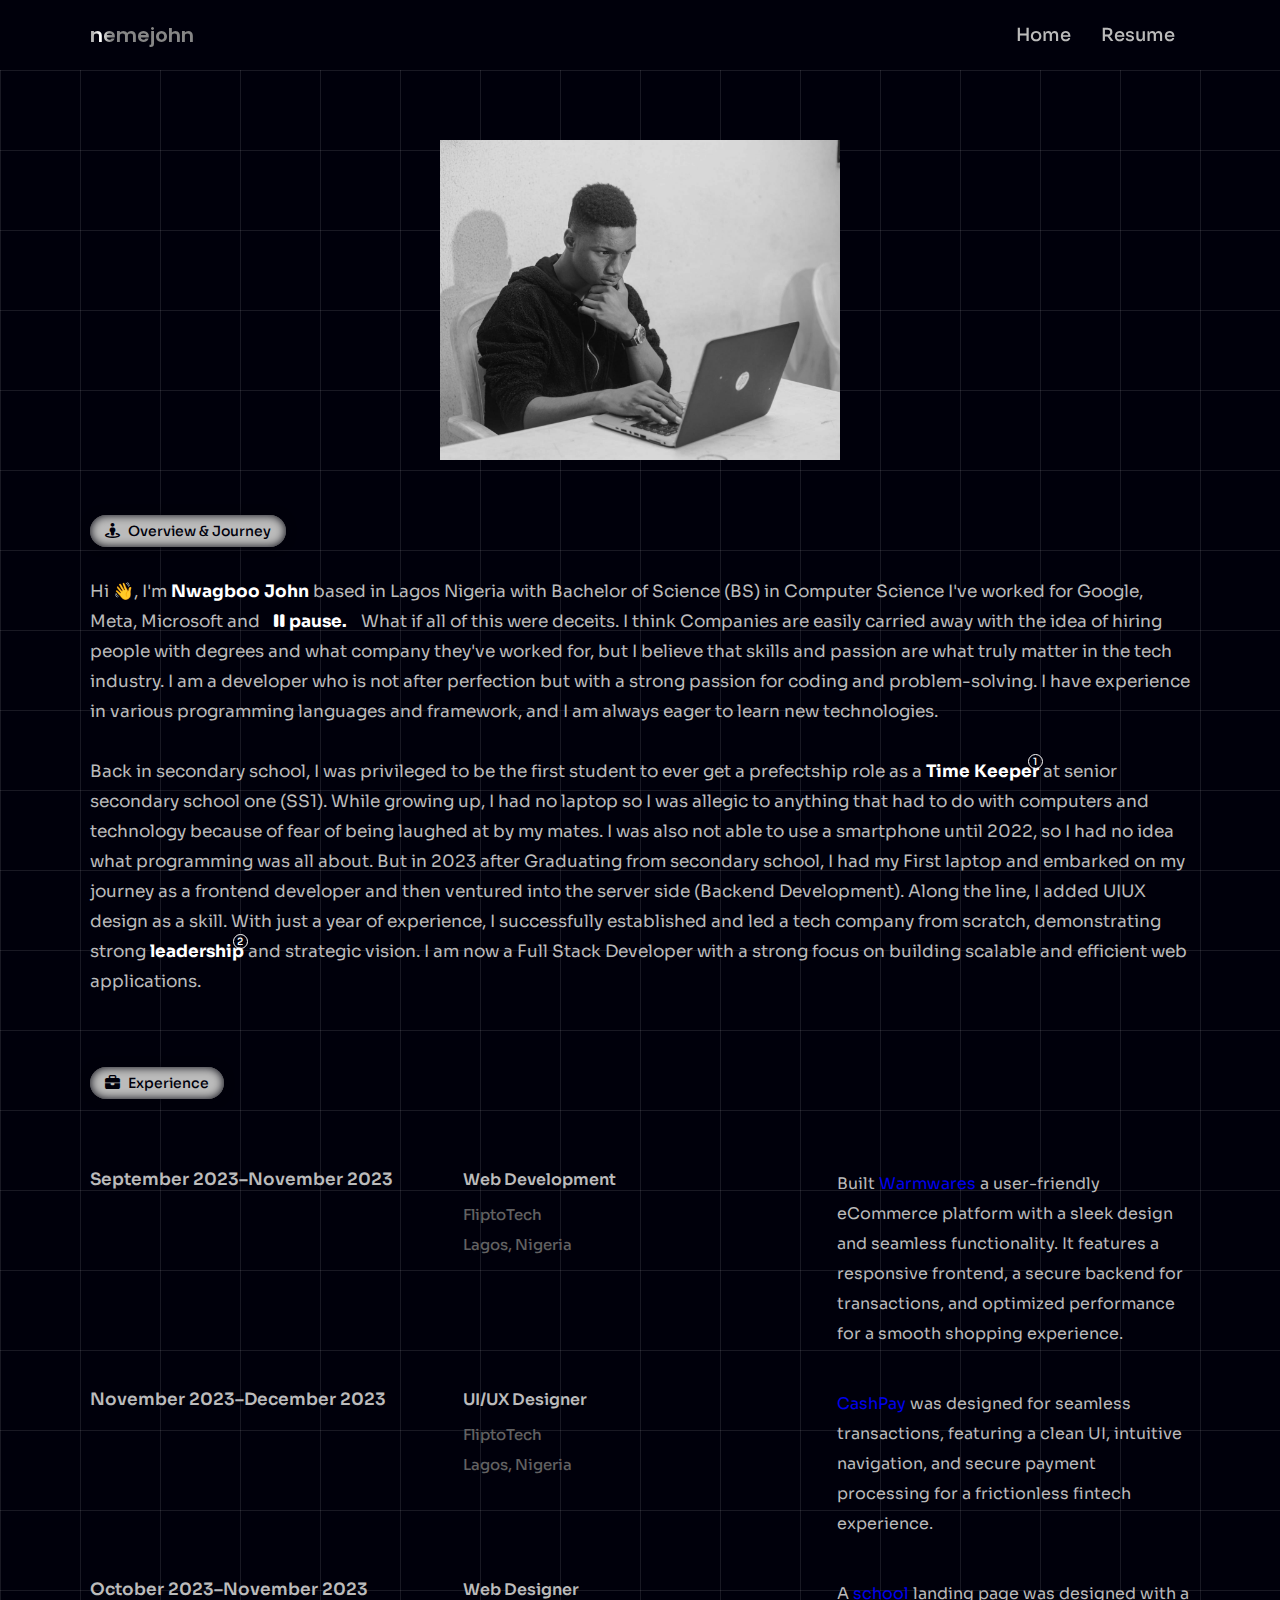
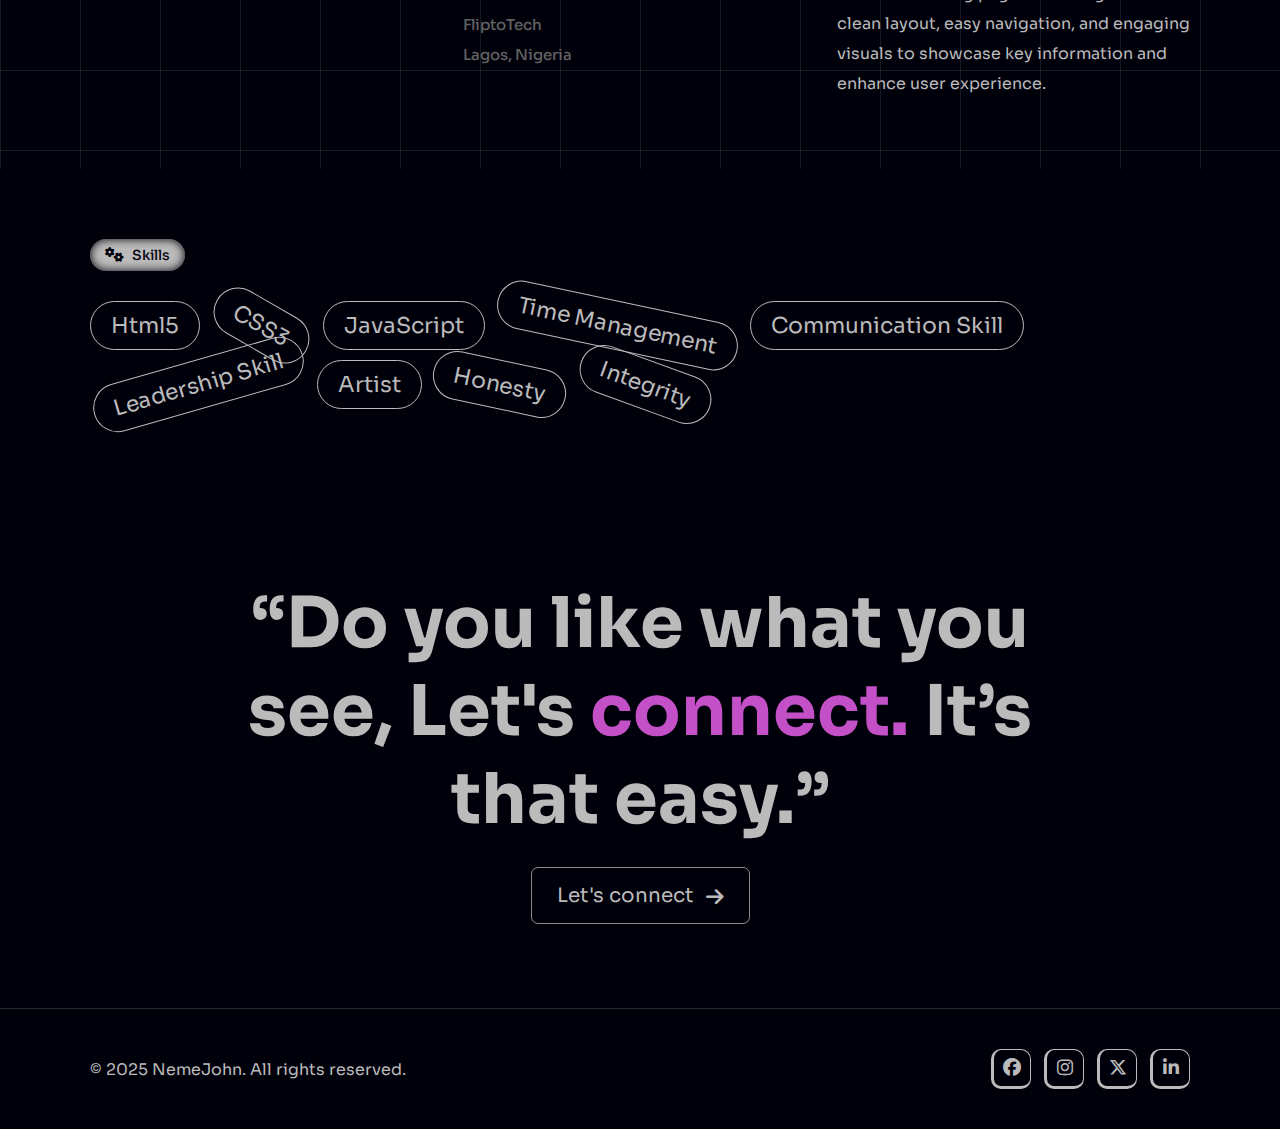
<file: about.html>
<!DOCTYPE html>
<html lang="en">
<head>
  <title>About me</title>
  <meta charset="UTF-8">
  <meta name="author" content="NemeJohn">
  <meta name="viewport" content="width=device-width, initial-scale=1.0">
  <link href='https://unpkg.com/boxicons@2.1.4/css/boxicons.min.css' rel='stylesheet'>
  <link rel="stylesheet" href="about.css">
  <link rel="shortcut icon" href="images/2025favicon.png" type="image/x-icon">
  <link rel="stylesheet" href="https://cdnjs.cloudflare.com/ajax/libs/font-awesome/6.5.1/css/all.min.css"/>
  <link rel="preconnect" href="https://fonts.googleapis.com">
  <link rel="preconnect" href="https://fonts.gstatic.com" crossorigin>
  <link href="https://fonts.googleapis.com/css2?family=Sora:wght@100..800&display=swap" rel="stylesheet">
  <link href="https://fonts.googleapis.com/css2?family=Poppins:ital,wght@0,100;0,200;0,300;0,400;0,500;0,600;0,700;0,800;0,900;1,100;1,200;1,300;1,400;1,500;1,600;1,700;1,800;1,900&display=swap" rel="stylesheet">
</head>
<body>
    <!-- scroll-watcher section -->
    <div class="scroll-watcher"></div>
    
    <!-- bottom-navbar section -->
    <div class="bottom-navbar scale-in-center">
        <a href="index.html">
        <div class="bottom-icon">
            <i class="fa-solid fa-house"></i>
            <p>Home</p>
        </div>
        </a>
        <a href="index.html#project">
        <div class="bottom-icon">
            <i class="fa-solid fa-briefcase"></i>
            <p>Projects</p>
        </div>
        </a>
        <a href="index.html#blog">
        <div class="bottom-icon">
            <i class="fa-solid fa-list"></i>
            <p>Blogs</p>
        </div>
        </a>
        <a href="#" target="_blank">
        <div class="bottom-icon">
            <i class="fa-solid fa-book"></i>
            <p>Resume</p>
        </div>
        </a>
    </div>

    <!-- nav-bar section -->
    <div class="nav-bar">
        <div class="nav-bar_container">
        <div class="logo">
            <a href="index.html" class="btn-shine">nemejohn</a>
        </div>
        <ul class="nav-list">
            <li><a href="index.html">Home</a></li>
            <li><a href="about.html" target="_blank">Resume</a></li>
        </ul>
        </div>
    </div>

    <!-- about section -->
    <div class="about-section">
        <div class="container">
            <div class="images">
                <img src="images/aboutme-typing2.png" alt="">
            </div>
            <div class="over_view-journey">
                <p class="about-heading"><i class="fa-solid fa-street-view"></i> Overview & Journey</p>
                <p class="about-content">
                    Hi &#128075, I'm <b>Nwagboo John</b> based in Lagos Nigeria with Bachelor of Science (BS) in Computer Science I've worked for Google, Meta, Microsoft and <b style="margin: 0 10px;"><i class="fa-solid fa-pause"></i> pause.</b>
                    What if all of this were deceits. I think Companies are easily carried away with the idea of hiring people with degrees and what company they've worked for, but I believe that skills and passion are what truly matter in the tech industry. 
                    I am a developer who is not after perfection but with a strong passion for coding and problem-solving. I have experience in various programming languages and framework, and I am always eager to learn new technologies. <br><br>
                    Back in secondary school, I was privileged to be the first student to ever get a prefectship role as a <b>Time Keeper <span>1</span></b> at senior secondary school one (SS1). While growing up, I had no laptop so I was allegic 
                    to anything that had to do with computers and technology because of fear of being laughed at by my mates. I was also not able to use a smartphone until 2022, so I had no idea what programming was all about. But in 2023 after Graduating from secondary school,
                    I had my First laptop and embarked on my journey as a frontend developer and then ventured into the server side (Backend Development). Along the line, I added UIUX design as a skill. With just a year of experience, I successfully established and led a tech company from scratch, demonstrating strong <b>leadership <span>2</span></b> and strategic vision. 
                    I am now a Full Stack Developer with a strong focus on building scalable and efficient web applications.
                </p>
            </div>
            <div class="experience">
                <p class="about-heading"><i class="fa-solid fa-briefcase"></i> Experience</p>
                <div class="experience-journey">
                    <div class="experience-year">
                        <h3>September 2023–November 2023</h3>
                    </div>
                    <div class="experience-workplace">
                        <h3>Web Development</h3>
                        <p>FliptoTech</p>
                        <p>Lagos, Nigeria</p>
                    </div>
                    <div class="experience-description">
                        <p>
                            Built <a href="#" target="_blank">Warmwares</a> a user-friendly eCommerce platform with a sleek design and seamless functionality. 
                            It features a responsive frontend, a secure backend for transactions, and optimized performance for a 
                            smooth shopping experience.
                        </p>
                    </div>
                </div>
                <div class="experience-journey">
                    <div class="experience-year">
                        <h3>November 2023–December 2023</h3>
                    </div>
                    <div class="experience-workplace">
                        <h3>UI/UX Designer</h3>
                        <p>FliptoTech</p>
                        <p>Lagos, Nigeria</p>
                    </div>
                    <div class="experience-description">
                        <p>
                            <a href="#" target="_blank">CashPay</a> was designed for seamless transactions, featuring a clean UI, intuitive navigation, and secure payment processing for a frictionless fintech experience.
                        </p>
                    </div>
                </div>
                <div class="experience-journey last-experience">
                    <div class="experience-year">
                        <h3>October 2023–November 2023</h3>
                    </div>
                    <div class="experience-workplace">
                        <h3>Web Designer</h3>
                        <p>FliptoTech</p>
                        <p>Lagos, Nigeria</p>
                    </div>
                    <div class="experience-description">
                        <p>
                            A <a href="https://neme-john.webflow.io/old-home" target="_blank">school</a> landing page was designed with a clean layout, easy navigation, and engaging visuals to showcase key information and enhance user experience.
                        </p>
                    </div>
                </div>
            </div>

        </div>
    </div>

    <!-- skill section -->
    <div class="skill-section">
        <div class="container">
            <p class="about-heading"><i class="fa-solid fa-cogs"></i> Skills</p>
            <div class="skill-list">
                <div class="skill-item">Html5</div>
                <div class="skill-item skill2">CSS3</div>
                <div class="skill-item">JavaScript</div>
                <div class="skill-item skill4">Time Management</div>
                <div class="skill-item ">Communication Skill</div>
                <div class="skill-item skill6">Leadership Skill</div>
                <div class="skill-item">Artist</div>
                <div class="skill-item skill4">Honesty</div>
                <div class="skill-item skill8">Integrity</div>
            </div>
        </div>
    </div>

    <!-- email me -->
    <div class="email-section">
        <div class="container">
            <h1 class="email-heading">
                “Do you like what you see, Let's <span>connect.</span> It’s that easy.”
            </h1>
            <a href="#">Let's connect <i class="fa-solid fa-arrow-right"></i></a>
        </div>
    </div>

    <!-- Footer section -->
    <div class="footer-section">
        <div class="container">
            <div class="footer-content">
                <p>© 2025 NemeJohn. All rights reserved.</p>
                <div class="social-icons">
                    <a href="#" target="_blank"><i class="fa-brands fa-facebook"></i></a>
                    <a href="#" target="_blank"><i class="fa-brands fa-instagram"></i></a>
                    <a href="#" target="_blank"><i class="fa-brands fa-x-twitter"></i></a>
                    <a href="#" target="_blank"><i class="fa-brands fa-linkedin-in"></i></a>
                </div>
            </div>
        </div>
    </div>
</body>
</html>
</file>
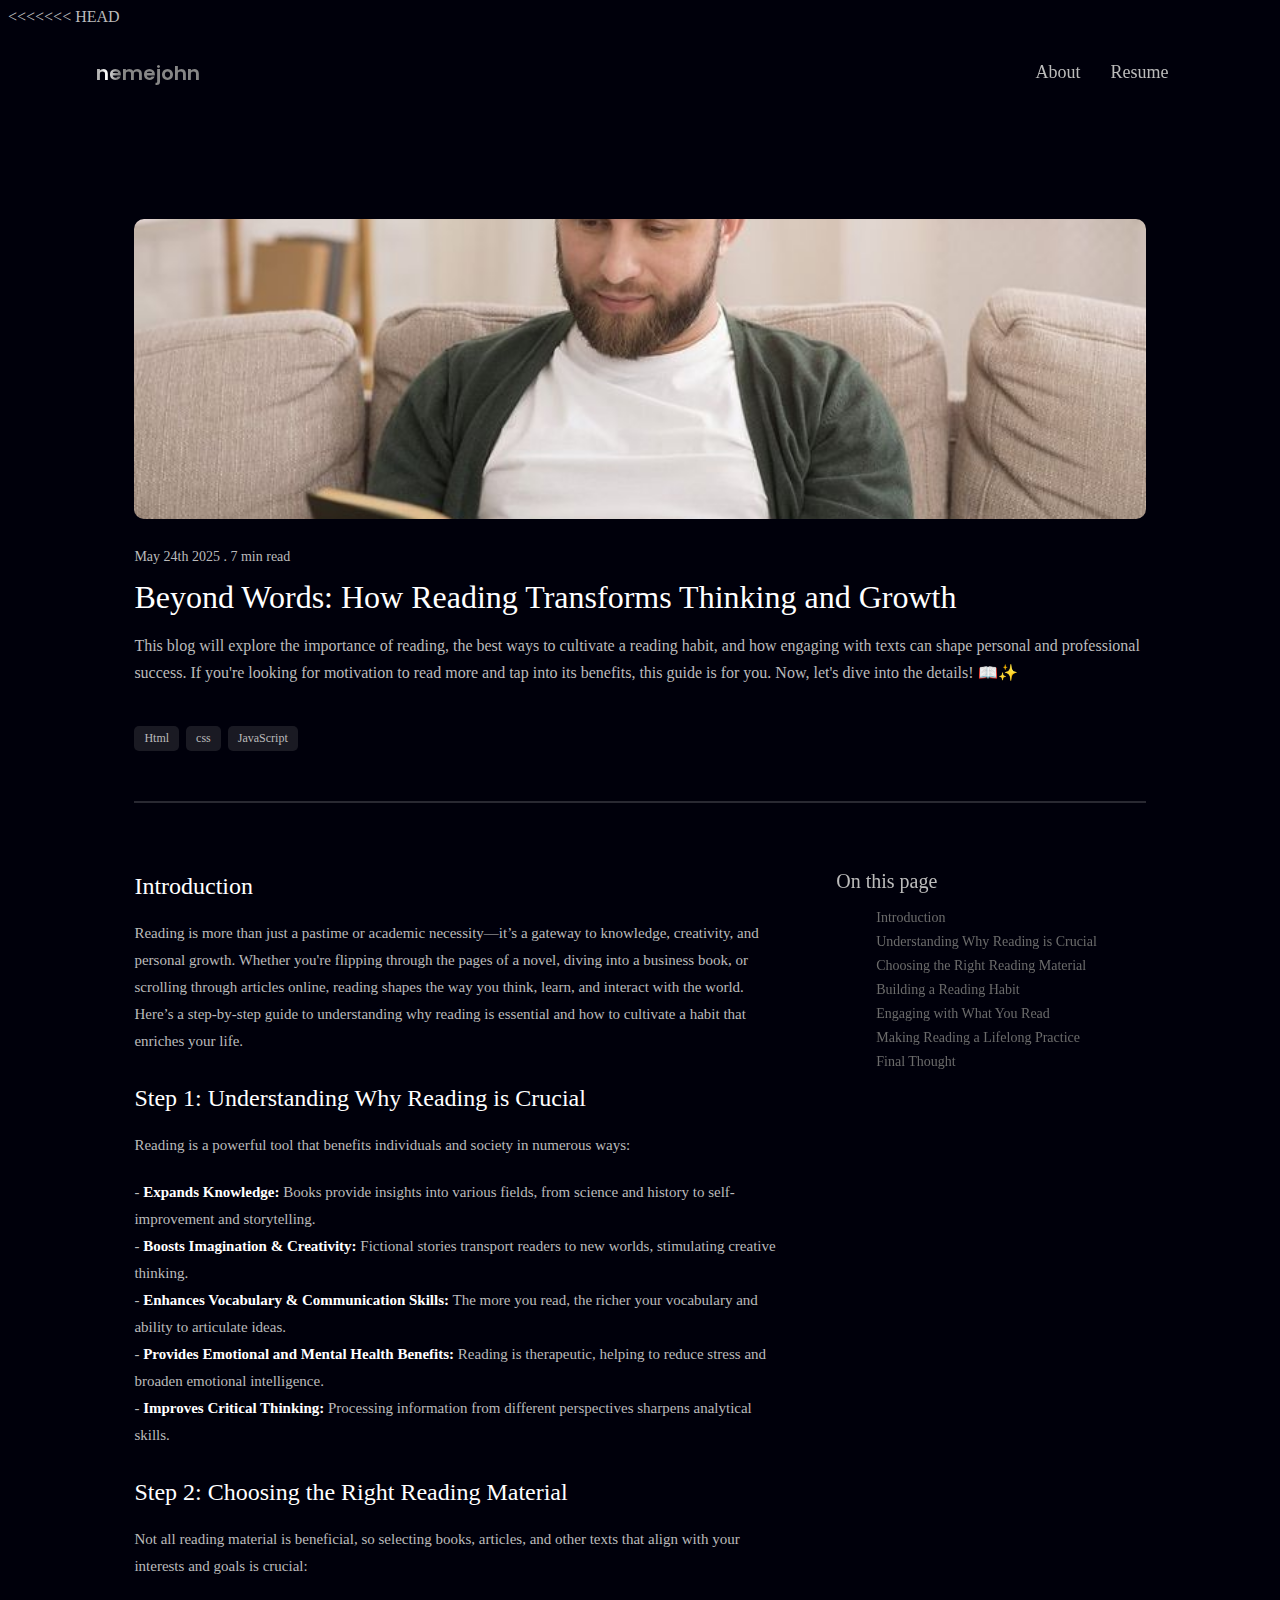
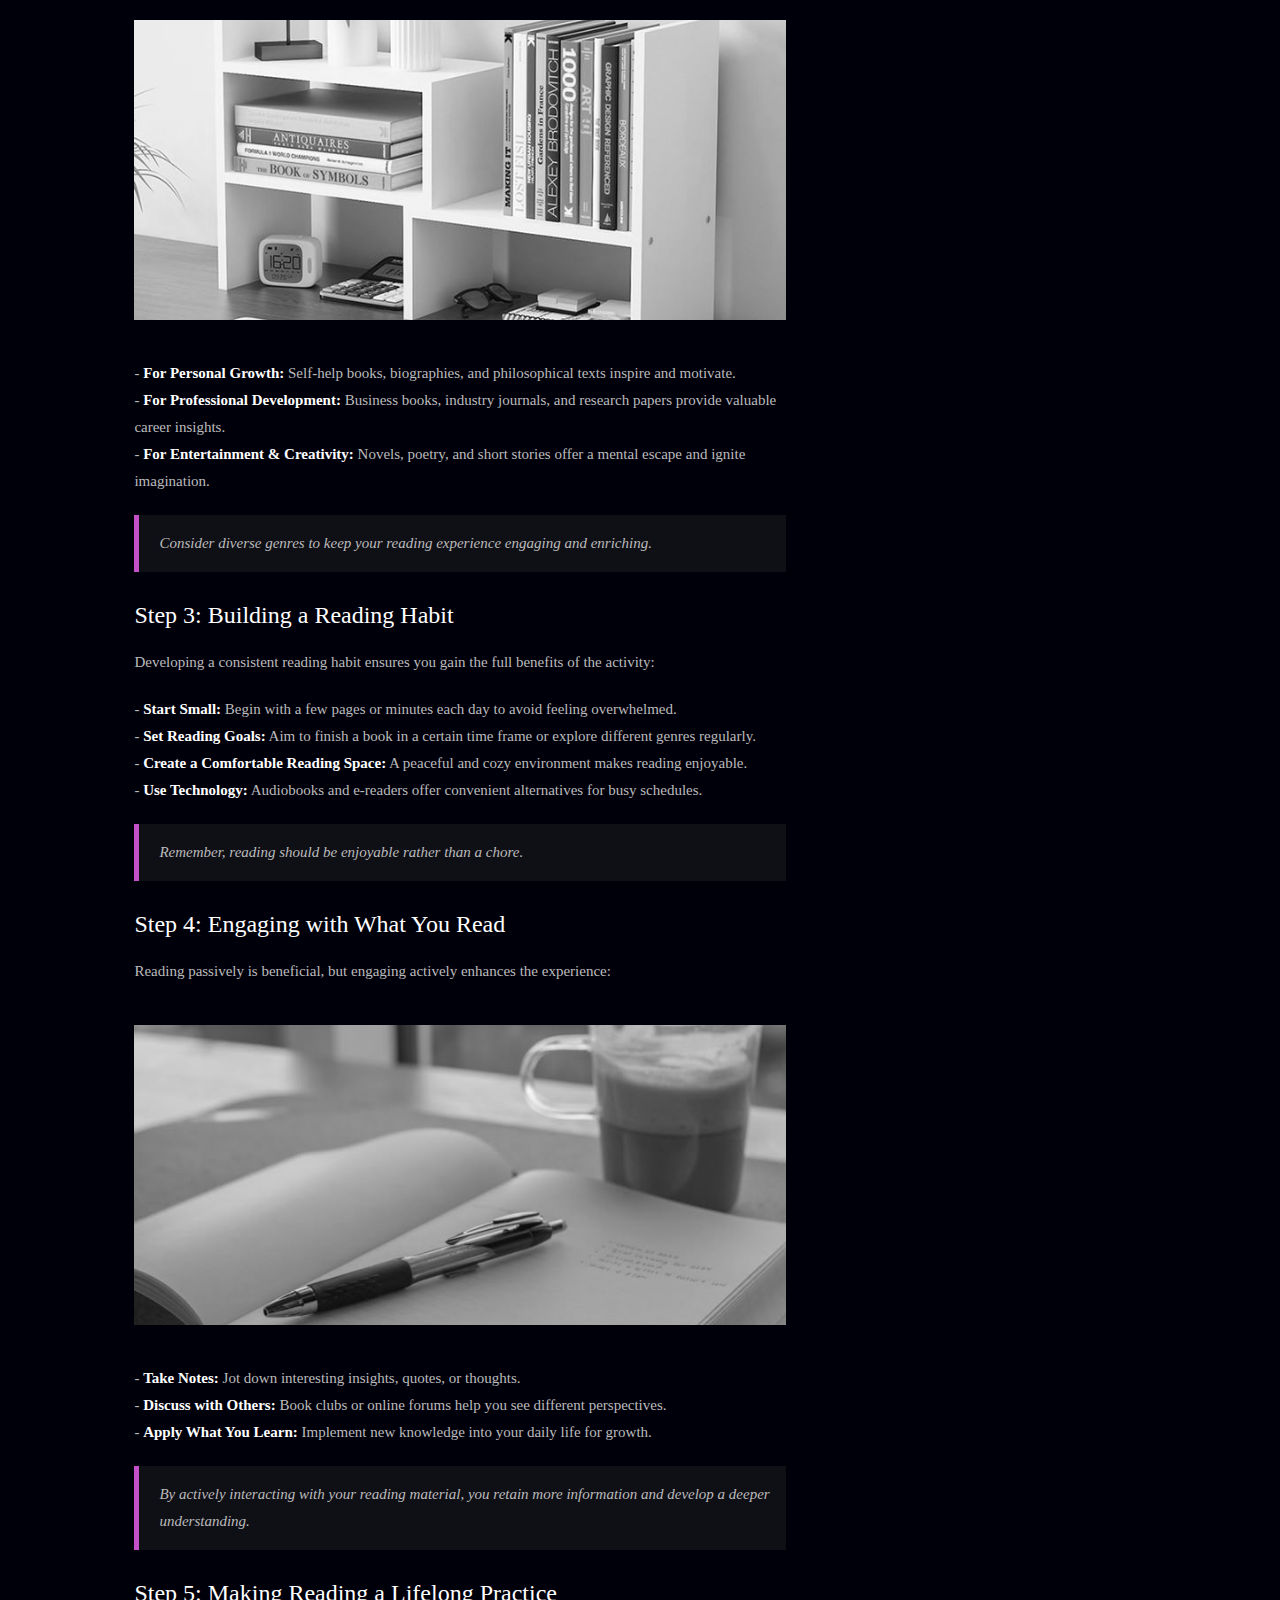
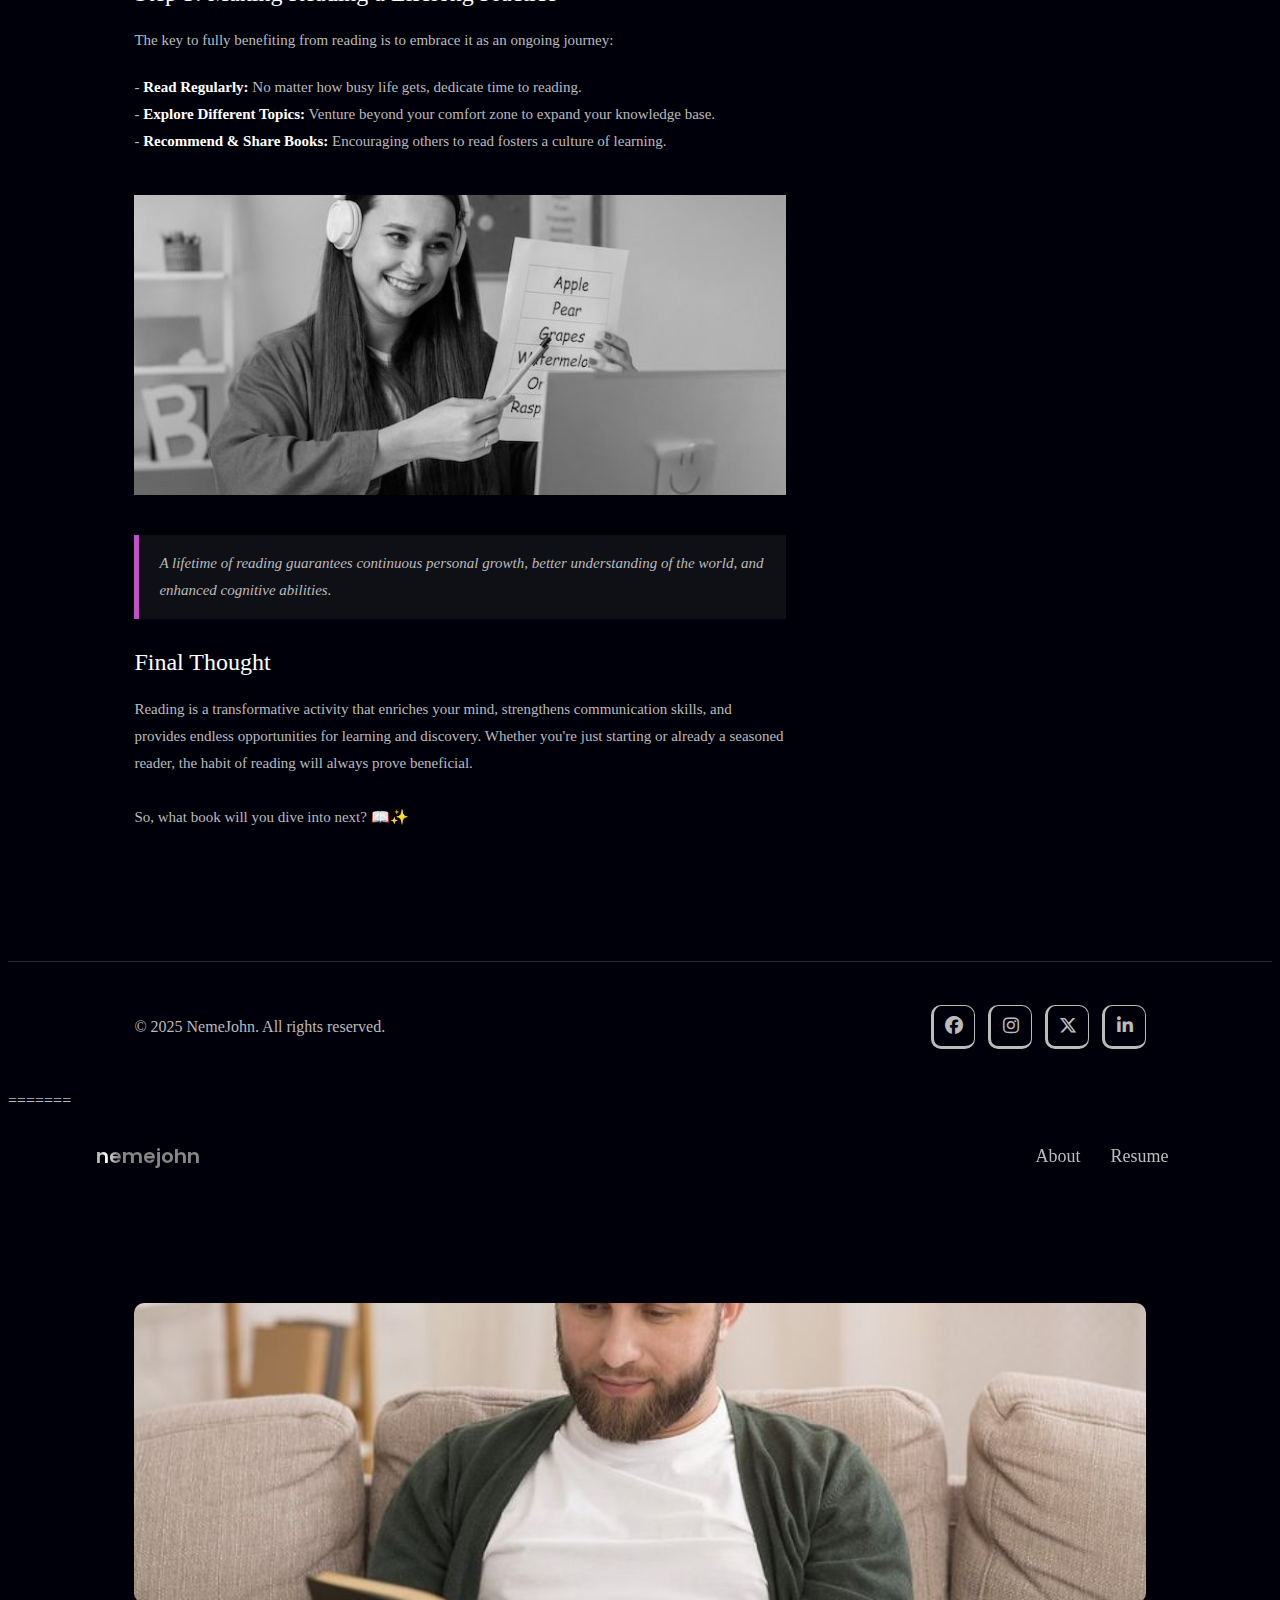
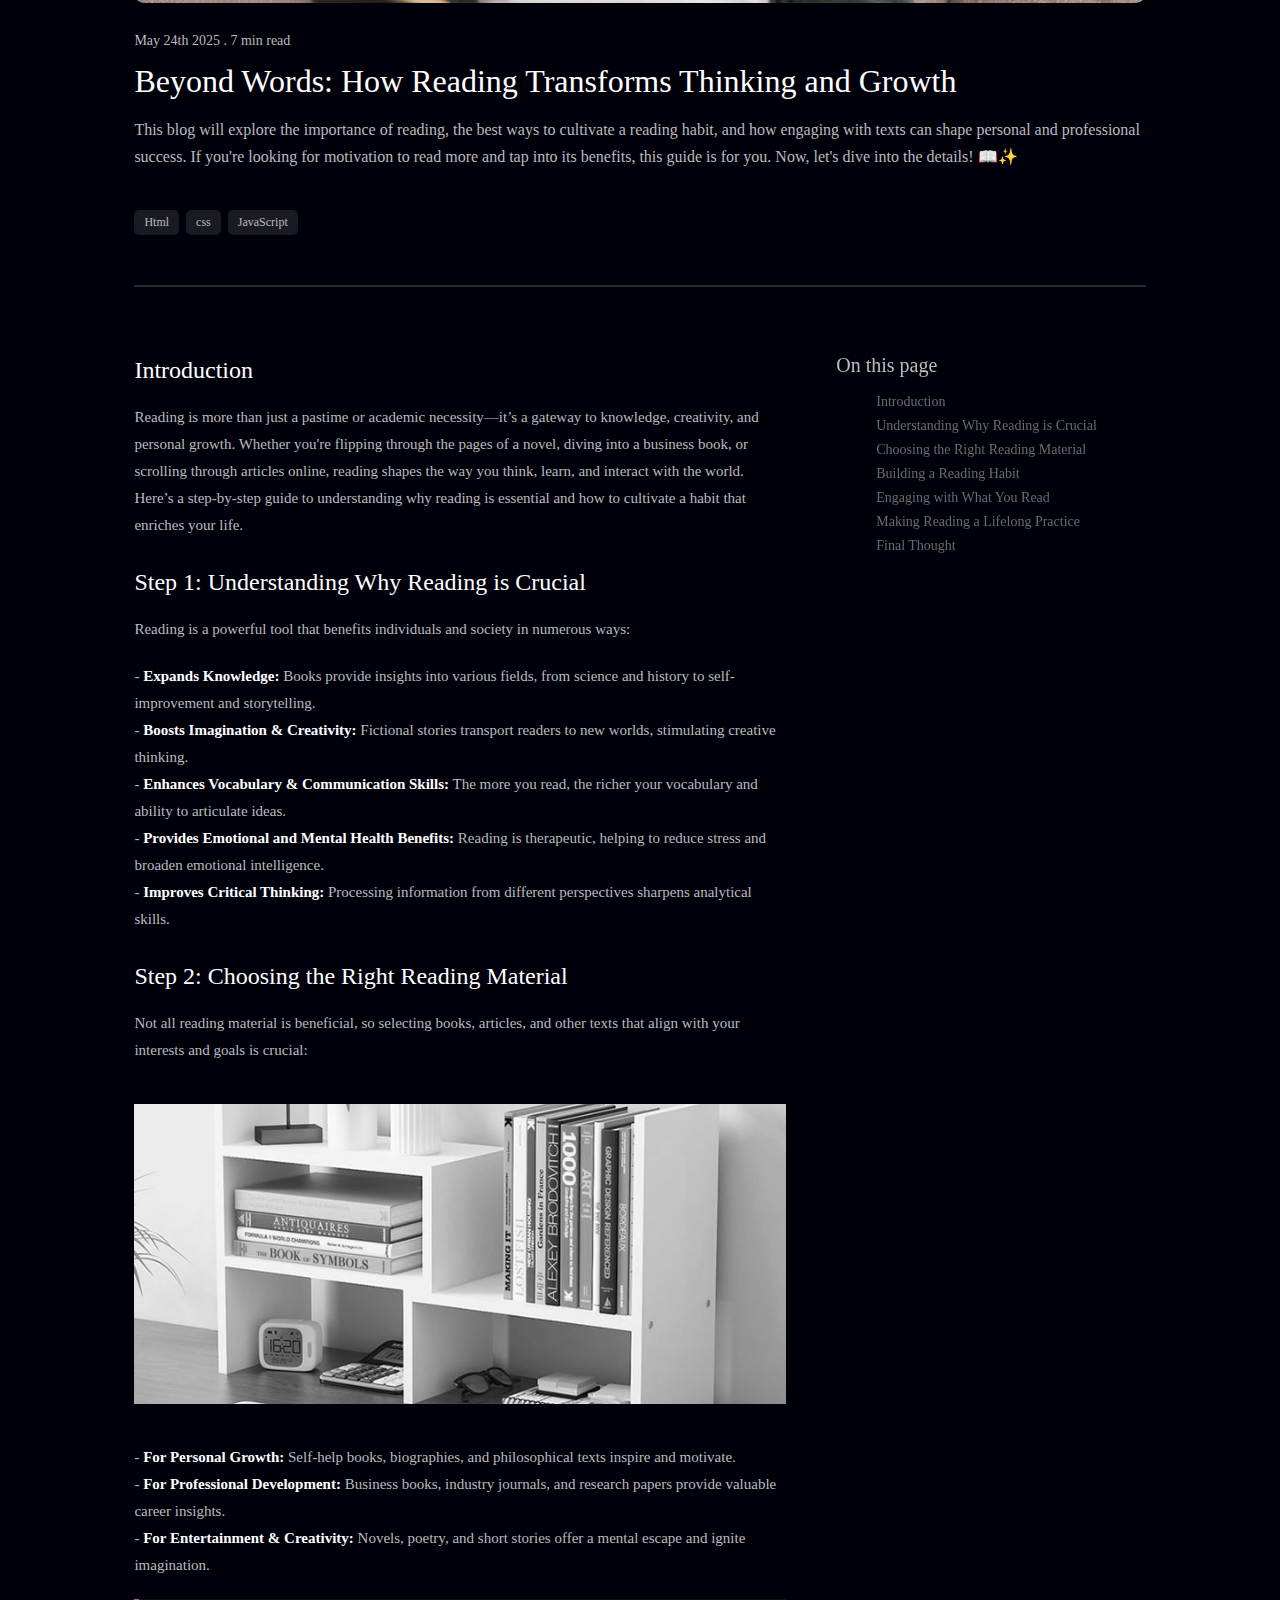
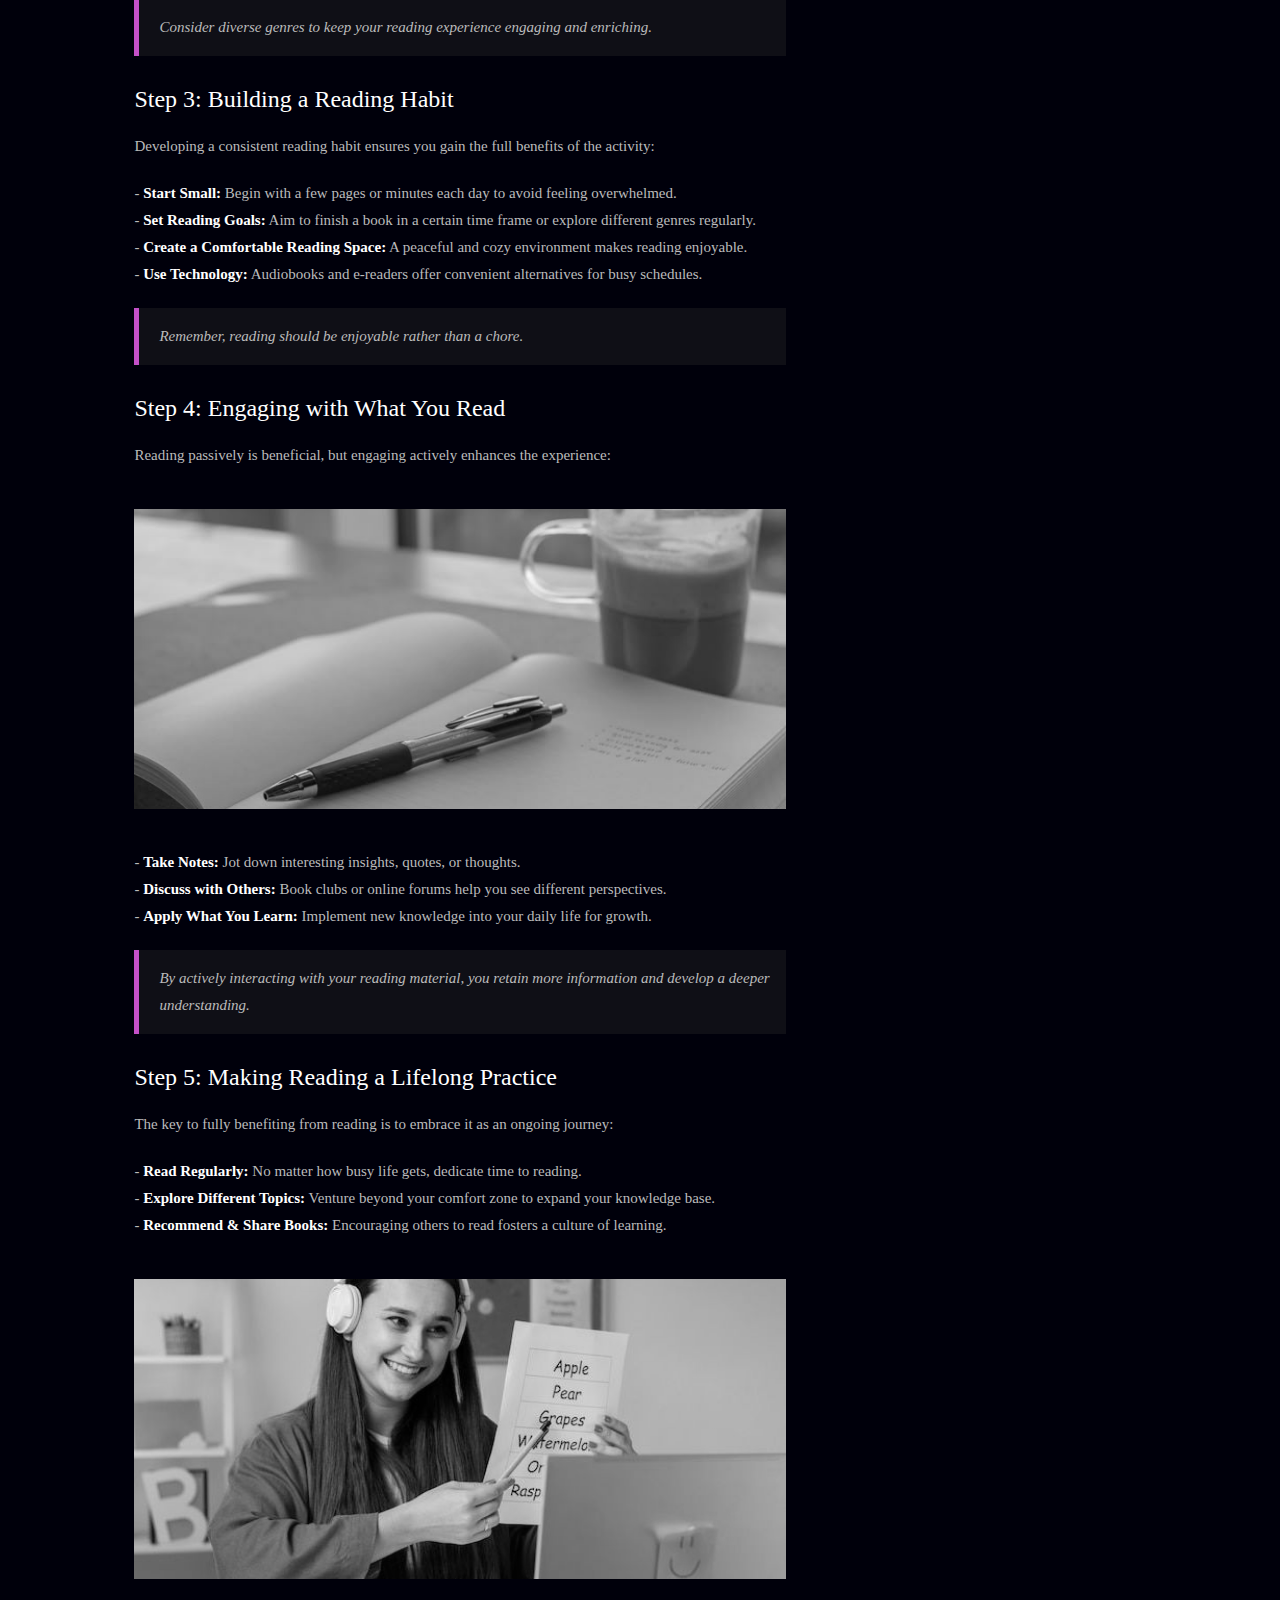
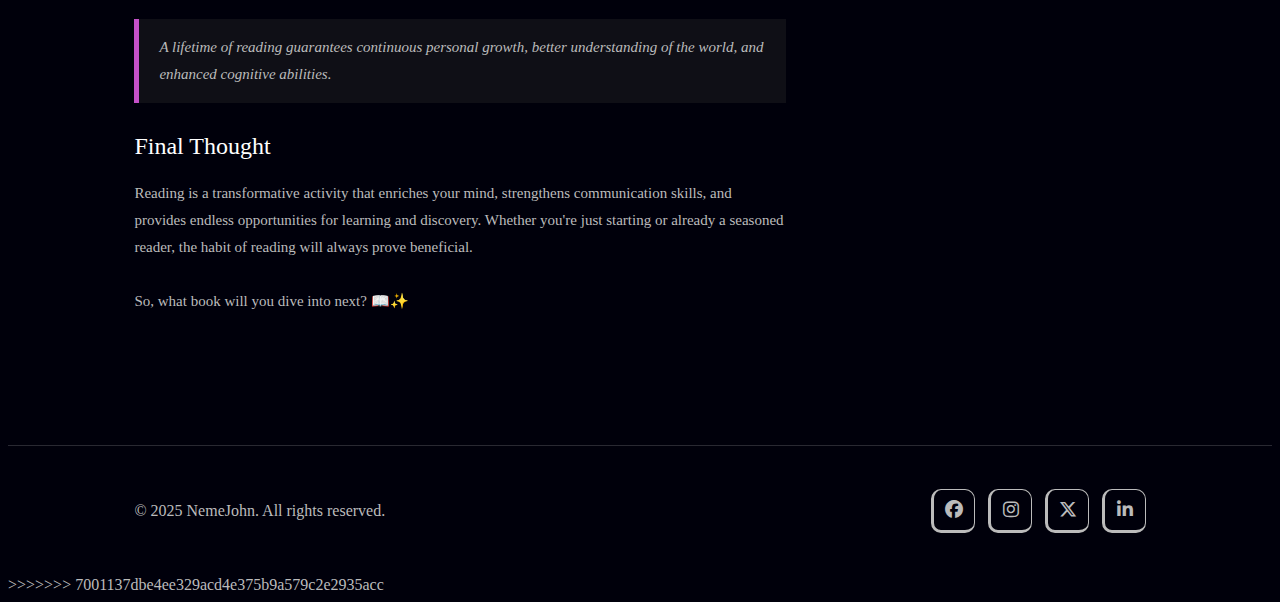
<file: blog.html>
<<<<<<< HEAD
<!DOCTYPE html>
<html lang="en">
<head>
  <title>nemejohn - Fullstack Developer</title>
  <meta charset="UTF-8">
  <meta name="author" content="NemeJohn">
  <meta name="viewport" content="width=device-width, initial-scale=1.0">
  <link href='https://unpkg.com/boxicons@2.1.4/css/boxicons.min.css' rel='stylesheet'>
  <link rel="stylesheet" href="blog.css">
  <link rel="shortcut icon" href="images/2025favicon.png" type="image/x-icon">
  <link rel="stylesheet" href="https://cdnjs.cloudflare.com/ajax/libs/font-awesome/6.5.1/css/all.min.css"/>
  <link rel="preconnect" href="https://fonts.googleapis.com">
  <link rel="preconnect" href="https://fonts.gstatic.com" crossorigin>
  <link href="https://fonts.googleapis.com/css2?family=Sora:wght@100..800&display=swap" rel="stylesheet">
  <link href="https://fonts.googleapis.com/css2?family=Poppins:ital,wght@0,100;0,200;0,300;0,400;0,500;0,600;0,700;0,800;0,900;1,100;1,200;1,300;1,400;1,500;1,600;1,700;1,800;1,900&display=swap" rel="stylesheet">
</head>
<body>
    <!-- scroll-watcher section -->
    <div class="scroll-watcher"></div>

    <!-- bottom-navbar section -->
    <div class="bottom-navbar scale-in-center">
        <a href="index.html">
        <div class="bottom-icon">
            <i class="fa-solid fa-house"></i>
            <p>Home</p>
        </div>
        </a>
        <a href="index.html#project">
        <div class="bottom-icon">
            <i class="fa-solid fa-briefcase"></i>
            <p>Projects</p>
        </div>
        </a>
        <a href="index.html#blog">
        <div class="bottom-icon">
            <i class="fa-solid fa-list"></i>
            <p>Blogs</p>
        </div>
        </a>
        <a href="#" target="_blank">
        <div class="bottom-icon">
            <i class="fa-solid fa-book"></i>
            <p>Resume</p>
        </div>
        </a>
    </div>

    <!-- nav-bar section -->
    <div class="nav-bar">
        <div class="nav-bar_container">
        <div class="logo">
            <a href="index.html" class="btn-shine">nemejohn</a>
        </div>
        <ul class="nav-list">
            <li><a href="about.html">About</a></li>
            <li><a href="about.html" target="_blank">Resume</a></li>
        </ul>
        </div>
    </div>

    <!-- blog section -->
    <div class="blog-section">
        <div class="container">
            <div class="images">
                <img src="images/reading.png" alt="">
            </div>
            <div class="blog-folder">
                <div class="blog-container-heading">
                    <p class="blog-date">May 24th 2025 . 7 min read</p>
                    <h1 class="blog-title">Beyond Words: How Reading Transforms Thinking and Growth</h1>
                    <p class="blog-description">
                        This blog will explore the importance of reading, the best ways to cultivate a reading habit, 
                        and how engaging with texts can shape personal and professional success. If you're looking for 
                        motivation to read more and tap into its benefits, this guide is for you. Now, let's dive into the details! 📖✨
                    </p>
                    <div class="blog-stack">
                        <span class="blog-technology">Html</span>
                        <span class="blog-technology">css</span>
                        <span class="blog-technology">JavaScript</span>
                    </div>
                </div>
                <hr>
                <div class="blog-flex">
                    <div class="first-blog-row">
                        <div class="row-content" id="introduction">
                            <h2>Introduction</h2>
                            <p>
                                Reading is more than just a pastime or academic necessity—it’s a gateway to knowledge, creativity, and personal growth. Whether you're flipping through the pages of a novel, diving into a business book, or scrolling through articles online, reading shapes the way you think, learn, and interact with the world. Here’s a step-by-step guide to understanding why reading is essential and how to cultivate a habit that enriches your life.
                            </p>
                        </div>
                        <div class="row-content" id="second-section">
                            <h2>Step 1: Understanding Why Reading is Crucial</h2>
                            <p>
                                Reading is a powerful tool that benefits individuals and society in numerous ways:
                            </p>
                            <p>
                                - <b>Expands Knowledge:</b> Books provide insights into various fields, from science and history to self-improvement and storytelling. <br>
                                - <b>Boosts Imagination & Creativity:</b> Fictional stories transport readers to new worlds, stimulating creative thinking. <br>
                                - <b>Enhances Vocabulary & Communication Skills:</b> The more you read, the richer your vocabulary and ability to articulate ideas. <br>
                                - <b>Provides Emotional and Mental Health Benefits:</b> Reading is therapeutic, helping to reduce stress and broaden emotional intelligence. <br>
                                -  <b>Improves Critical Thinking:</b> Processing information from different perspectives sharpens analytical skills.
                            </p>
                        </div>
                        <div class="row-content" id="third-section">
                            <h2>Step 2: Choosing the Right Reading Material</h2>
                            <p>
                                Not all reading material is beneficial, so selecting books, articles, 
                                and other texts that align with your interests and goals is crucial:
                            </p>
                            <img src="images/small-bookshelf.png" alt="">
                            <p>
                                - <b>For Personal Growth:</b> Self-help books, biographies, and philosophical texts inspire and motivate. <br>
                                - <b>For Professional Development:</b> Business books, industry journals, and research papers provide valuable career insights. <br>
                                - <b>For Entertainment & Creativity:</b> Novels, poetry, and short stories offer a mental escape and ignite imagination. <br>

                            </p>
                            <div class="blog-left">
                                <i>
                                    Consider diverse genres to keep your reading experience engaging and enriching.
                                </i>
                            </div>
                        </div>
                        <div class="row-content" id="fourth-section">
                            <h2>Step 3: Building a Reading Habit</h2>
                            <p>
                                Developing a consistent reading habit ensures you gain the full benefits of the activity:
                            </p>
                            <p>
                                - <b>Start Small:</b> Begin with a few pages or minutes each day to avoid feeling overwhelmed. <br>
                                - <b>Set Reading Goals:</b> Aim to finish a book in a certain time frame or explore different genres regularly. <br>
                                - <b>Create a Comfortable Reading Space:</b> A peaceful and cozy environment makes reading enjoyable. <br>
                                - <b>Use Technology:</b> Audiobooks and e-readers offer convenient alternatives for busy schedules. <br>

                            </p>
                            <div class="blog-left">
                                <i>
                                    Remember, reading should be enjoyable rather than a chore.
                                </i>
                            </div>
                        </div>
                        <div class="row-content" id="fifth-section">
                            <h2>Step 4: Engaging with What You Read</h2>
                            <p>
                                Reading passively is beneficial, but engaging actively enhances the experience:
                            </p>
                            <img src="images/journal.png" alt="">
                            <p>
                                - <b>Take Notes:</b> Jot down interesting insights, quotes, or thoughts. <br>
                                - <b>Discuss with Others:</b> Book clubs or online forums help you see different perspectives. <br>
                                - <b>Apply What You Learn:</b> Implement new knowledge into your daily life for growth. <br>

                            </p>
                            <div class="blog-left">
                                <i>
                                    By actively interacting with your reading material, you retain more information and develop a deeper understanding.
                                </i>
                            </div>
                        </div>
                        <div class="row-content" id="sixth-section">
                            <h2>Step 5: Making Reading a Lifelong Practice</h2>
                            <p>
                                The key to fully benefiting from reading is to embrace it as an ongoing journey:
                            </p>
                            <p>
                                - <b>Read Regularly:</b> No matter how busy life gets, dedicate time to reading. <br>
                                - <b>Explore Different Topics:</b> Venture beyond your comfort zone to expand your knowledge base. <br>
                                - <b>Recommend & Share Books:</b> Encouraging others to read fosters a culture of learning. <br>
                            </p>
                            <img src="images/teaching.png" alt="">
                            <div class="blog-left">
                                <i>
                                    A lifetime of reading guarantees continuous personal growth, better understanding of the world, and enhanced cognitive abilities.
                                </i>
                            </div>
                        </div>
                        <div class="row-content" id="final-thought">
                            <h2>Final Thought</h2>
                            <p>
                                Reading is a transformative activity that enriches your mind, strengthens communication skills, 
                                and provides endless opportunities for learning and discovery. Whether you're just starting or 
                                already a seasoned reader, the habit of reading will always prove beneficial. <br><br>
                                So, what book will you dive into next? 📖✨
                            </p>
                        </div>
                    </div>
                    <div class="second-blog-row blog-sidebar" id="blog-sidebar">
                        <h2>On this page</h2>
                        <ul class="blog-sidebar-list">
                            <li><a href="#introduction">Introduction</a></li>
                            <li><a href="#second-section">Understanding Why Reading is Crucial</a></li>
                            <li><a href="#third-section">Choosing the Right Reading Material</a></li>
                            <li><a href="#fourth-section">Building a Reading Habit</a></li>
                            <li><a href="#fifth-section">Engaging with What You Read</a></li>
                            <li><a href="#sixth-section">Making Reading a Lifelong Practice</a></li>
                            <li><a href="#final-thought">Final Thought</a></li>
                        </ul>
                    </div>
                </div>
            </div>
        </div>
    </div>
    
    <!-- Footer section -->
    <div class="footer-section">
        <div class="container">
            <div class="footer-content">
                <p>© 2025 NemeJohn. All rights reserved.</p>
                <div class="social-icons">
                    <a href="#" target="_blank"><i class="fa-brands fa-facebook"></i></a>
                    <a href="#" target="_blank"><i class="fa-brands fa-instagram"></i></a>
                    <a href="#" target="_blank"><i class="fa-brands fa-x-twitter"></i></a>
                    <a href="#" target="_blank"><i class="fa-brands fa-linkedin-in"></i></a>
                </div>
            </div>
        </div>
    </div>

</body>
=======
<!DOCTYPE html>
<html lang="en">
<head>
  <title>nemejohn - Fullstack Developer</title>
  <meta charset="UTF-8">
  <meta name="author" content="NemeJohn">
  <meta name="viewport" content="width=device-width, initial-scale=1.0">
  <link href='https://unpkg.com/boxicons@2.1.4/css/boxicons.min.css' rel='stylesheet'>
  <link rel="stylesheet" href="blog.css">
  <link rel="shortcut icon" href="images/2025  favicon.png" type="image/x-icon">
  <link rel="stylesheet" href="https://cdnjs.cloudflare.com/ajax/libs/font-awesome/6.5.1/css/all.min.css"/>
  <link rel="preconnect" href="https://fonts.googleapis.com">
  <link rel="preconnect" href="https://fonts.gstatic.com" crossorigin>
  <link href="https://fonts.googleapis.com/css2?family=Sora:wght@100..800&display=swap" rel="stylesheet">
  <link href="https://fonts.googleapis.com/css2?family=Poppins:ital,wght@0,100;0,200;0,300;0,400;0,500;0,600;0,700;0,800;0,900;1,100;1,200;1,300;1,400;1,500;1,600;1,700;1,800;1,900&display=swap" rel="stylesheet">
</head>
<body>
    <!-- scroll-watcher section -->
    <div class="scroll-watcher"></div>

    <!-- bottom-navbar section -->
    <div class="bottom-navbar scale-in-center">
        <a href="about.html">
        <div class="bottom-icon">
            <i class="fa-solid fa-house"></i>
            <p>Home</p>
        </div>
        </a>
        <a href="index.html#project">
        <div class="bottom-icon">
            <i class="fa-solid fa-briefcase"></i>
            <p>Projects</p>
        </div>
        </a>
        <a href="index.html#blog">
        <div class="bottom-icon">
            <i class="fa-solid fa-list"></i>
            <p>Blogs</p>
        </div>
        </a>
        <a href="#">
        <div class="bottom-icon">
            <i class="fa-solid fa-book"></i>
            <p>Resume</p>
        </div>
        </a>
    </div>

    <!-- nav-bar section -->
    <div class="nav-bar">
        <div class="nav-bar_container">
        <div class="logo">
            <a href="index.html" class="btn-shine">nemejohn</a>
        </div>
        <ul class="nav-list">
            <li><a href="about.html">About</a></li>
            <li><a href="about.html">Resume</a></li>
        </ul>
        </div>
    </div>

    <!-- blog section -->
    <div class="blog-section">
        <div class="container">
            <div class="images">
                <img src="images/reading.png" alt="">
            </div>
            <div class="blog-folder">
                <div class="blog-container-heading">
                    <p class="blog-date">May 24th 2025 . 7 min read</p>
                    <h1 class="blog-title">Beyond Words: How Reading Transforms Thinking and Growth</h1>
                    <p class="blog-description">
                        This blog will explore the importance of reading, the best ways to cultivate a reading habit, 
                        and how engaging with texts can shape personal and professional success. If you're looking for 
                        motivation to read more and tap into its benefits, this guide is for you. Now, let's dive into the details! 📖✨
                    </p>
                    <div class="blog-stack">
                        <span class="blog-technology">Html</span>
                        <span class="blog-technology">css</span>
                        <span class="blog-technology">JavaScript</span>
                    </div>
                </div>
                <hr>
                <div class="blog-flex">
                    <div class="first-blog-row">
                        <div class="row-content" id="introduction">
                            <h2>Introduction</h2>
                            <p>
                                Reading is more than just a pastime or academic necessity—it’s a gateway to knowledge, creativity, and personal growth. Whether you're flipping through the pages of a novel, diving into a business book, or scrolling through articles online, reading shapes the way you think, learn, and interact with the world. Here’s a step-by-step guide to understanding why reading is essential and how to cultivate a habit that enriches your life.
                            </p>
                        </div>
                        <div class="row-content" id="second-section">
                            <h2>Step 1: Understanding Why Reading is Crucial</h2>
                            <p>
                                Reading is a powerful tool that benefits individuals and society in numerous ways:
                            </p>
                            <p>
                                - <b>Expands Knowledge:</b> Books provide insights into various fields, from science and history to self-improvement and storytelling. <br>
                                - <b>Boosts Imagination & Creativity:</b> Fictional stories transport readers to new worlds, stimulating creative thinking. <br>
                                - <b>Enhances Vocabulary & Communication Skills:</b> The more you read, the richer your vocabulary and ability to articulate ideas. <br>
                                - <b>Provides Emotional and Mental Health Benefits:</b> Reading is therapeutic, helping to reduce stress and broaden emotional intelligence. <br>
                                -  <b>Improves Critical Thinking:</b> Processing information from different perspectives sharpens analytical skills.
                            </p>
                        </div>
                        <div class="row-content" id="third-section">
                            <h2>Step 2: Choosing the Right Reading Material</h2>
                            <p>
                                Not all reading material is beneficial, so selecting books, articles, 
                                and other texts that align with your interests and goals is crucial:
                            </p>
                            <img src="images/small-bookshelf.png" alt="">
                            <p>
                                - <b>For Personal Growth:</b> Self-help books, biographies, and philosophical texts inspire and motivate. <br>
                                - <b>For Professional Development:</b> Business books, industry journals, and research papers provide valuable career insights. <br>
                                - <b>For Entertainment & Creativity:</b> Novels, poetry, and short stories offer a mental escape and ignite imagination. <br>

                            </p>
                            <div class="blog-left">
                                <i>
                                    Consider diverse genres to keep your reading experience engaging and enriching.
                                </i>
                            </div>
                        </div>
                        <div class="row-content" id="fourth-section">
                            <h2>Step 3: Building a Reading Habit</h2>
                            <p>
                                Developing a consistent reading habit ensures you gain the full benefits of the activity:
                            </p>
                            <p>
                                - <b>Start Small:</b> Begin with a few pages or minutes each day to avoid feeling overwhelmed. <br>
                                - <b>Set Reading Goals:</b> Aim to finish a book in a certain time frame or explore different genres regularly. <br>
                                - <b>Create a Comfortable Reading Space:</b> A peaceful and cozy environment makes reading enjoyable. <br>
                                - <b>Use Technology:</b> Audiobooks and e-readers offer convenient alternatives for busy schedules. <br>

                            </p>
                            <div class="blog-left">
                                <i>
                                    Remember, reading should be enjoyable rather than a chore.
                                </i>
                            </div>
                        </div>
                        <div class="row-content" id="fifth-section">
                            <h2>Step 4: Engaging with What You Read</h2>
                            <p>
                                Reading passively is beneficial, but engaging actively enhances the experience:
                            </p>
                            <img src="images/journal.png" alt="">
                            <p>
                                - <b>Take Notes:</b> Jot down interesting insights, quotes, or thoughts. <br>
                                - <b>Discuss with Others:</b> Book clubs or online forums help you see different perspectives. <br>
                                - <b>Apply What You Learn:</b> Implement new knowledge into your daily life for growth. <br>

                            </p>
                            <div class="blog-left">
                                <i>
                                    By actively interacting with your reading material, you retain more information and develop a deeper understanding.
                                </i>
                            </div>
                        </div>
                        <div class="row-content" id="sixth-section">
                            <h2>Step 5: Making Reading a Lifelong Practice</h2>
                            <p>
                                The key to fully benefiting from reading is to embrace it as an ongoing journey:
                            </p>
                            <p>
                                - <b>Read Regularly:</b> No matter how busy life gets, dedicate time to reading. <br>
                                - <b>Explore Different Topics:</b> Venture beyond your comfort zone to expand your knowledge base. <br>
                                - <b>Recommend & Share Books:</b> Encouraging others to read fosters a culture of learning. <br>
                            </p>
                            <img src="images/teaching.png" alt="">
                            <div class="blog-left">
                                <i>
                                    A lifetime of reading guarantees continuous personal growth, better understanding of the world, and enhanced cognitive abilities.
                                </i>
                            </div>
                        </div>
                        <div class="row-content" id="final-thought">
                            <h2>Final Thought</h2>
                            <p>
                                Reading is a transformative activity that enriches your mind, strengthens communication skills, 
                                and provides endless opportunities for learning and discovery. Whether you're just starting or 
                                already a seasoned reader, the habit of reading will always prove beneficial. <br><br>
                                So, what book will you dive into next? 📖✨
                            </p>
                        </div>
                    </div>
                    <div class="second-blog-row blog-sidebar" id="blog-sidebar">
                        <h2>On this page</h2>
                        <ul class="blog-sidebar-list">
                            <li><a href="#introduction">Introduction</a></li>
                            <li><a href="#second-section">Understanding Why Reading is Crucial</a></li>
                            <li><a href="#third-section">Choosing the Right Reading Material</a></li>
                            <li><a href="#fourth-section">Building a Reading Habit</a></li>
                            <li><a href="#fifth-section">Engaging with What You Read</a></li>
                            <li><a href="#sixth-section">Making Reading a Lifelong Practice</a></li>
                            <li><a href="#final-thought">Final Thought</a></li>
                        </ul>
                    </div>
                </div>
            </div>
        </div>
    </div>
    
    <!-- Footer section -->
    <div class="footer-section">
        <div class="container">
            <div class="footer-content">
                <p>© 2025 NemeJohn. All rights reserved.</p>
                <div class="social-icons">
                    <a href="#"><i class="fa-brands fa-facebook"></i></a>
                    <a href="#"><i class="fa-brands fa-instagram"></i></a>
                    <a href="#"><i class="fa-brands fa-x-twitter"></i></a>
                    <a href="#"><i class="fa-brands fa-linkedin-in"></i></a>
                </div>
            </div>
        </div>
    </div>

</body>
>>>>>>> 7001137dbe4ee329acd4e375b9a579c2e2935acc
</html>
</file>
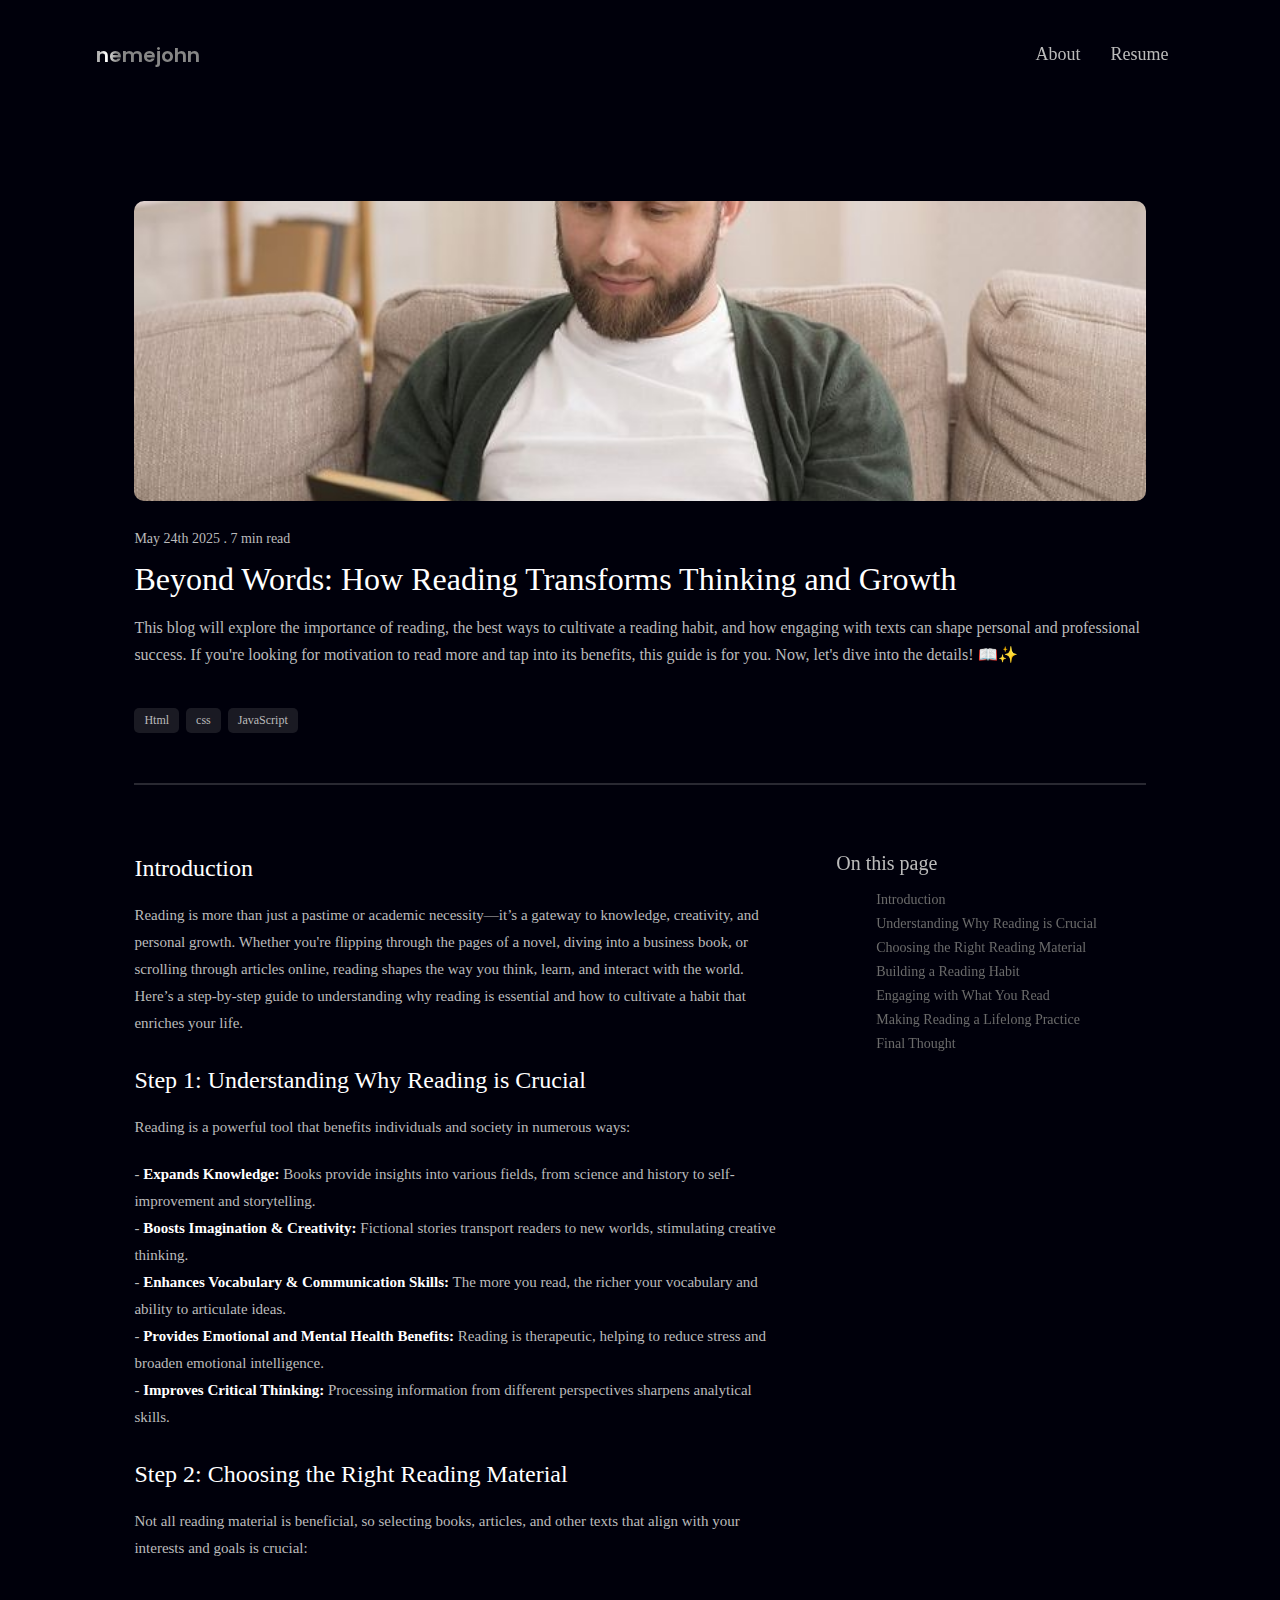
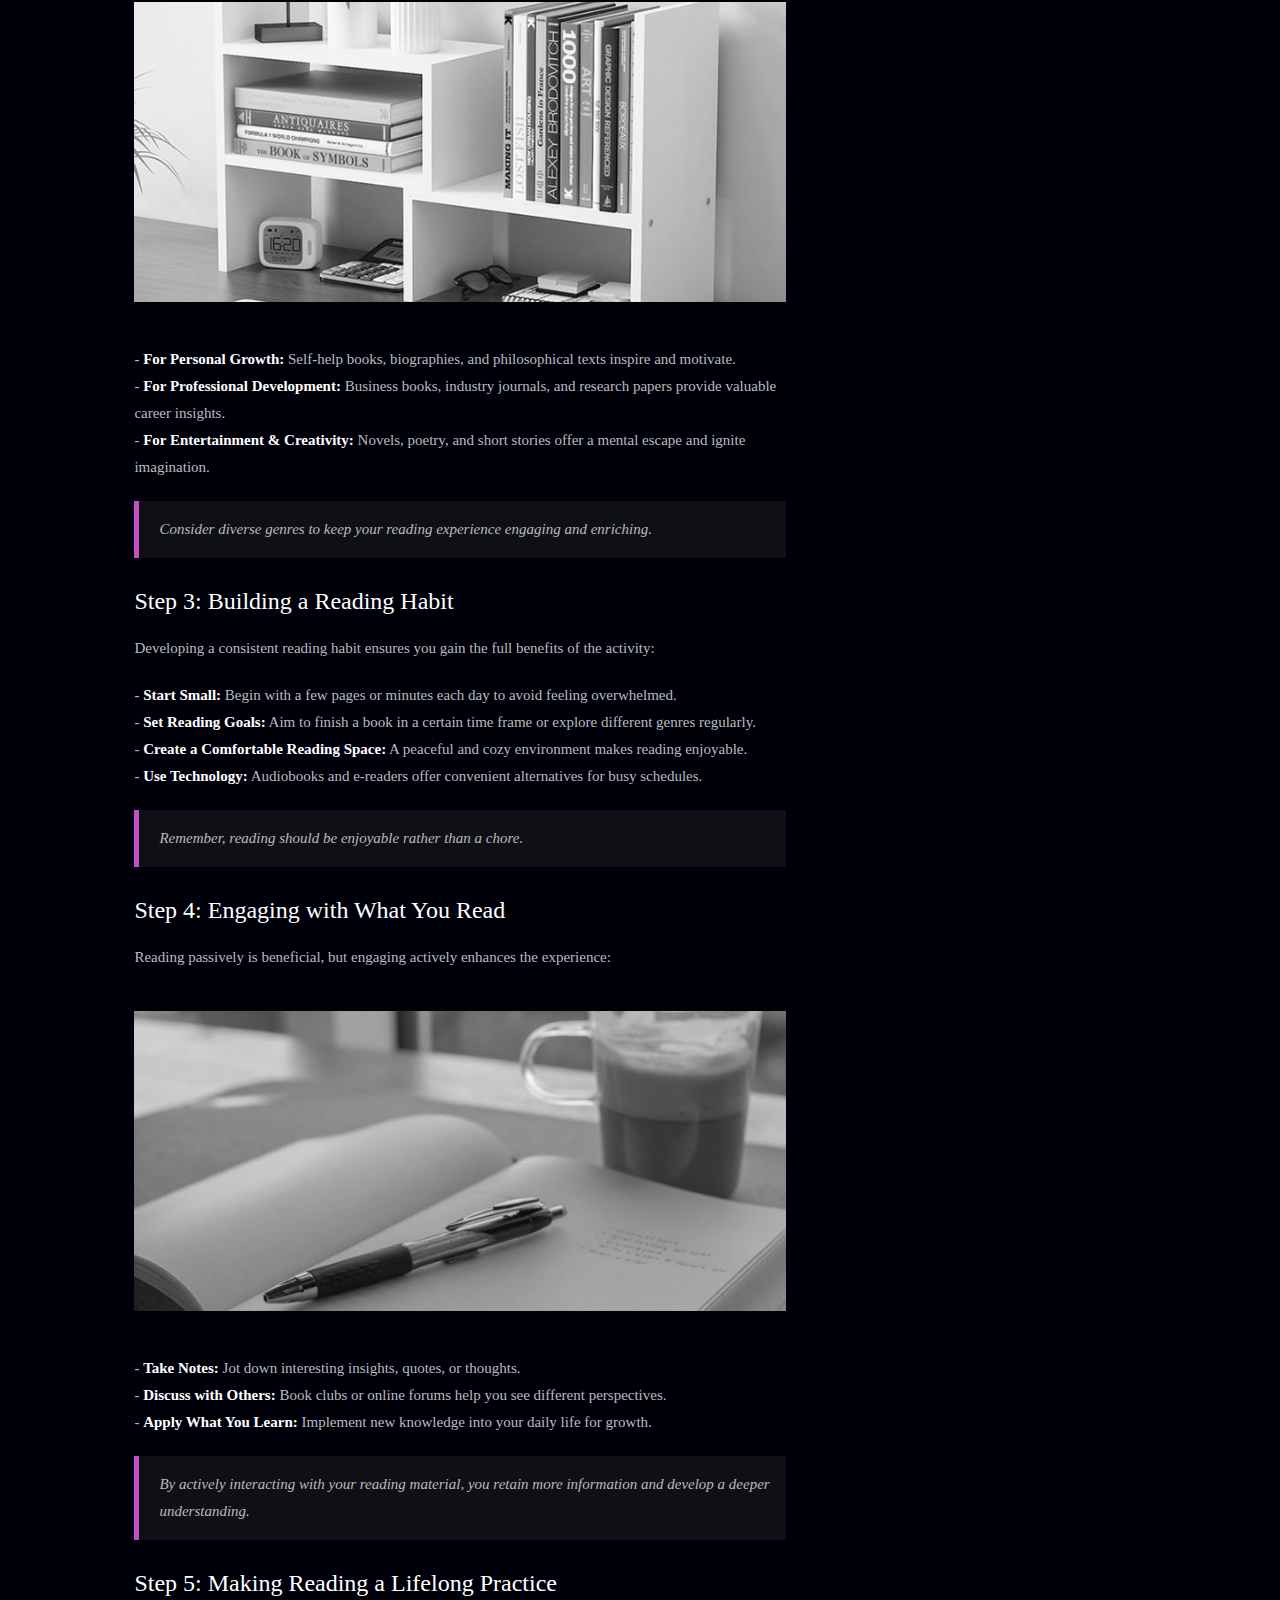
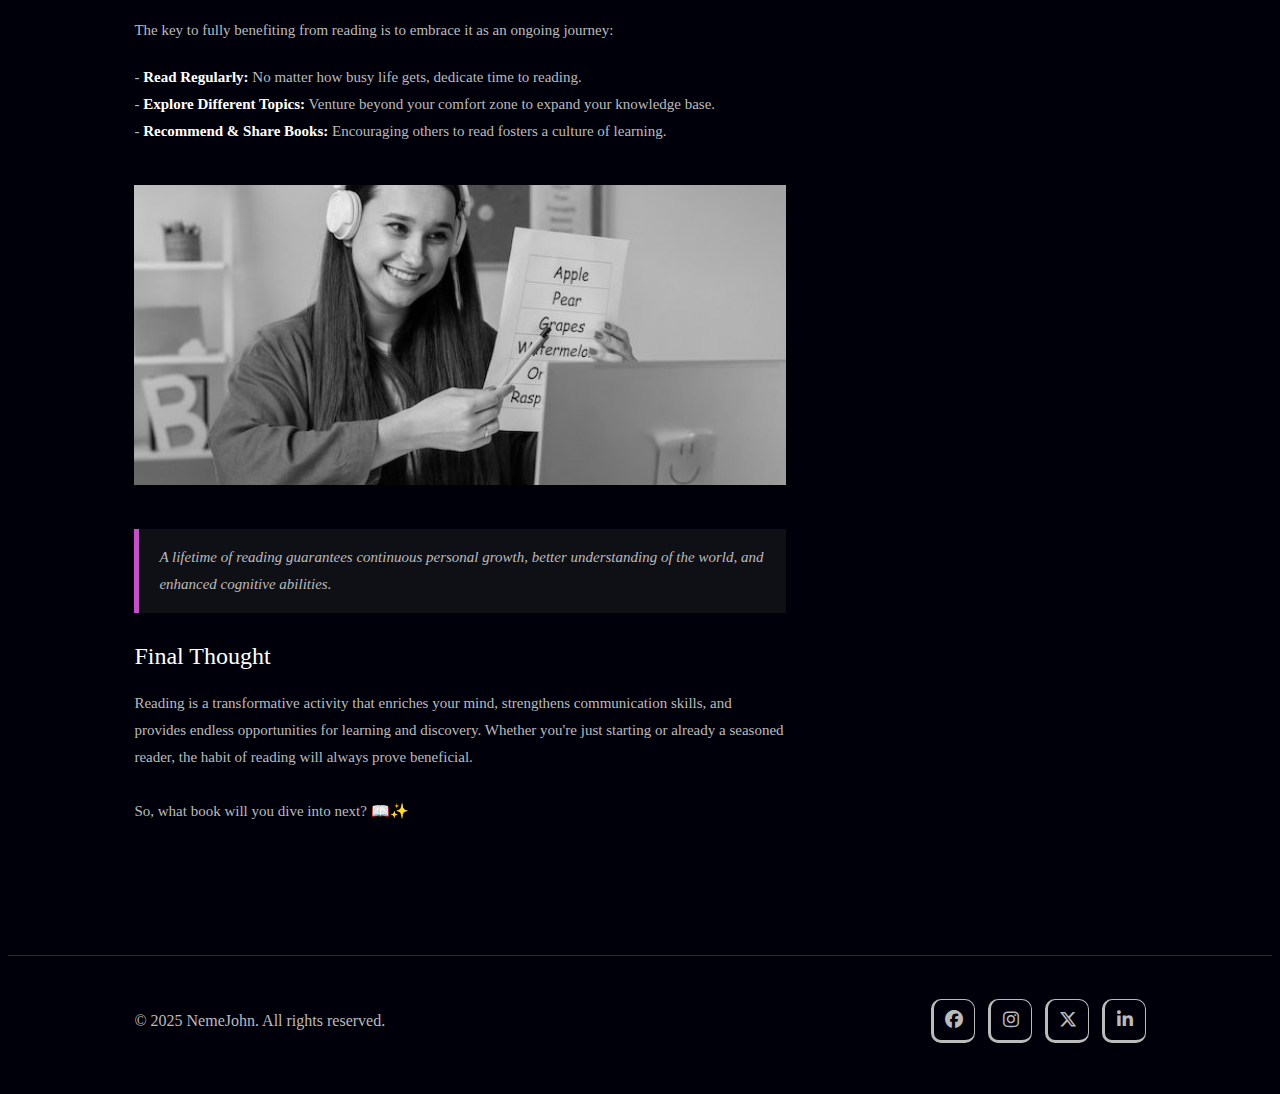
<file: project.html>
<!DOCTYPE html>
<html lang="en">
<head>
  <title>nemejohn - Fullstack Developer</title>
  <meta charset="UTF-8">
  <meta name="author" content="NemeJohn">
  <meta name="viewport" content="width=device-width, initial-scale=1.0">
  <link href='https://unpkg.com/boxicons@2.1.4/css/boxicons.min.css' rel='stylesheet'>
  <link rel="stylesheet" href="blog.css">
  <link rel="shortcut icon" href="images/2025favicon.png" type="image/x-icon">
  <link rel="stylesheet" href="https://cdnjs.cloudflare.com/ajax/libs/font-awesome/6.5.1/css/all.min.css"/>
  <link rel="preconnect" href="https://fonts.googleapis.com">
  <link rel="preconnect" href="https://fonts.gstatic.com" crossorigin>
  <link href="https://fonts.googleapis.com/css2?family=Sora:wght@100..800&display=swap" rel="stylesheet">
  <link href="https://fonts.googleapis.com/css2?family=Poppins:ital,wght@0,100;0,200;0,300;0,400;0,500;0,600;0,700;0,800;0,900;1,100;1,200;1,300;1,400;1,500;1,600;1,700;1,800;1,900&display=swap" rel="stylesheet">
</head>
<body>
    <!-- scroll-watcher section -->
    <div class="scroll-watcher"></div>

    <!-- bottom-navbar section -->
    <div class="bottom-navbar scale-in-center">
        <a href="index.html">
        <div class="bottom-icon">
            <i class="fa-solid fa-house"></i>
            <p>Home</p>
        </div>
        </a>
        <a href="index.html#project">
        <div class="bottom-icon">
            <i class="fa-solid fa-briefcase"></i>
            <p>Projects</p>
        </div>
        </a>
        <a href="index.html#blog">
        <div class="bottom-icon">
            <i class="fa-solid fa-list"></i>
            <p>Blogs</p>
        </div>
        </a>
        <a href="#" target="_blank">
        <div class="bottom-icon">
            <i class="fa-solid fa-book"></i>
            <p>Resume</p>
        </div>
        </a>
    </div>

    <!-- nav-bar section -->
    <div class="nav-bar">
        <div class="nav-bar_container">
        <div class="logo">
            <a href="index.html" class="btn-shine">nemejohn</a>
        </div>
        <ul class="nav-list">
            <li><a href="about.html">About</a></li>
            <li><a href="about.html" target="_blank">Resume</a></li>
        </ul>
        </div>
    </div>

    <!-- blog section -->
    <div class="blog-section">
        <div class="container">
            <div class="images">
                <img src="images/reading.png" alt="">
            </div>
            <div class="blog-folder">
                <div class="blog-container-heading">
                    <p class="blog-date">May 24th 2025 . 7 min read</p>
                    <h1 class="blog-title">Beyond Words: How Reading Transforms Thinking and Growth</h1>
                    <p class="blog-description">
                        This blog will explore the importance of reading, the best ways to cultivate a reading habit, 
                        and how engaging with texts can shape personal and professional success. If you're looking for 
                        motivation to read more and tap into its benefits, this guide is for you. Now, let's dive into the details! 📖✨
                    </p>
                    <div class="blog-stack">
                        <span class="blog-technology">Html</span>
                        <span class="blog-technology">css</span>
                        <span class="blog-technology">JavaScript</span>
                    </div>
                </div>
                <hr>
                <div class="blog-flex">
                    <div class="first-blog-row">
                        <div class="row-content" id="introduction">
                            <h2>Introduction</h2>
                            <p>
                                Reading is more than just a pastime or academic necessity—it’s a gateway to knowledge, creativity, and personal growth. Whether you're flipping through the pages of a novel, diving into a business book, or scrolling through articles online, reading shapes the way you think, learn, and interact with the world. Here’s a step-by-step guide to understanding why reading is essential and how to cultivate a habit that enriches your life.
                            </p>
                        </div>
                        <div class="row-content" id="second-section">
                            <h2>Step 1: Understanding Why Reading is Crucial</h2>
                            <p>
                                Reading is a powerful tool that benefits individuals and society in numerous ways:
                            </p>
                            <p>
                                - <b>Expands Knowledge:</b> Books provide insights into various fields, from science and history to self-improvement and storytelling. <br>
                                - <b>Boosts Imagination & Creativity:</b> Fictional stories transport readers to new worlds, stimulating creative thinking. <br>
                                - <b>Enhances Vocabulary & Communication Skills:</b> The more you read, the richer your vocabulary and ability to articulate ideas. <br>
                                - <b>Provides Emotional and Mental Health Benefits:</b> Reading is therapeutic, helping to reduce stress and broaden emotional intelligence. <br>
                                -  <b>Improves Critical Thinking:</b> Processing information from different perspectives sharpens analytical skills.
                            </p>
                        </div>
                        <div class="row-content" id="third-section">
                            <h2>Step 2: Choosing the Right Reading Material</h2>
                            <p>
                                Not all reading material is beneficial, so selecting books, articles, 
                                and other texts that align with your interests and goals is crucial:
                            </p>
                            <img src="images/small-bookshelf.png" alt="">
                            <p>
                                - <b>For Personal Growth:</b> Self-help books, biographies, and philosophical texts inspire and motivate. <br>
                                - <b>For Professional Development:</b> Business books, industry journals, and research papers provide valuable career insights. <br>
                                - <b>For Entertainment & Creativity:</b> Novels, poetry, and short stories offer a mental escape and ignite imagination. <br>

                            </p>
                            <div class="blog-left">
                                <i>
                                    Consider diverse genres to keep your reading experience engaging and enriching.
                                </i>
                            </div>
                        </div>
                        <div class="row-content" id="fourth-section">
                            <h2>Step 3: Building a Reading Habit</h2>
                            <p>
                                Developing a consistent reading habit ensures you gain the full benefits of the activity:
                            </p>
                            <p>
                                - <b>Start Small:</b> Begin with a few pages or minutes each day to avoid feeling overwhelmed. <br>
                                - <b>Set Reading Goals:</b> Aim to finish a book in a certain time frame or explore different genres regularly. <br>
                                - <b>Create a Comfortable Reading Space:</b> A peaceful and cozy environment makes reading enjoyable. <br>
                                - <b>Use Technology:</b> Audiobooks and e-readers offer convenient alternatives for busy schedules. <br>

                            </p>
                            <div class="blog-left">
                                <i>
                                    Remember, reading should be enjoyable rather than a chore.
                                </i>
                            </div>
                        </div>
                        <div class="row-content" id="fifth-section">
                            <h2>Step 4: Engaging with What You Read</h2>
                            <p>
                                Reading passively is beneficial, but engaging actively enhances the experience:
                            </p>
                            <img src="images/journal.png" alt="">
                            <p>
                                - <b>Take Notes:</b> Jot down interesting insights, quotes, or thoughts. <br>
                                - <b>Discuss with Others:</b> Book clubs or online forums help you see different perspectives. <br>
                                - <b>Apply What You Learn:</b> Implement new knowledge into your daily life for growth. <br>

                            </p>
                            <div class="blog-left">
                                <i>
                                    By actively interacting with your reading material, you retain more information and develop a deeper understanding.
                                </i>
                            </div>
                        </div>
                        <div class="row-content" id="sixth-section">
                            <h2>Step 5: Making Reading a Lifelong Practice</h2>
                            <p>
                                The key to fully benefiting from reading is to embrace it as an ongoing journey:
                            </p>
                            <p>
                                - <b>Read Regularly:</b> No matter how busy life gets, dedicate time to reading. <br>
                                - <b>Explore Different Topics:</b> Venture beyond your comfort zone to expand your knowledge base. <br>
                                - <b>Recommend & Share Books:</b> Encouraging others to read fosters a culture of learning. <br>
                            </p>
                            <img src="images/teaching.png" alt="">
                            <div class="blog-left">
                                <i>
                                    A lifetime of reading guarantees continuous personal growth, better understanding of the world, and enhanced cognitive abilities.
                                </i>
                            </div>
                        </div>
                        <div class="row-content" id="final-thought">
                            <h2>Final Thought</h2>
                            <p>
                                Reading is a transformative activity that enriches your mind, strengthens communication skills, 
                                and provides endless opportunities for learning and discovery. Whether you're just starting or 
                                already a seasoned reader, the habit of reading will always prove beneficial. <br><br>
                                So, what book will you dive into next? 📖✨
                            </p>
                        </div>
                    </div>
                    <div class="second-blog-row blog-sidebar" id="blog-sidebar">
                        <h2>On this page</h2>
                        <ul class="blog-sidebar-list">
                            <li><a href="#introduction">Introduction</a></li>
                            <li><a href="#second-section">Understanding Why Reading is Crucial</a></li>
                            <li><a href="#third-section">Choosing the Right Reading Material</a></li>
                            <li><a href="#fourth-section">Building a Reading Habit</a></li>
                            <li><a href="#fifth-section">Engaging with What You Read</a></li>
                            <li><a href="#sixth-section">Making Reading a Lifelong Practice</a></li>
                            <li><a href="#final-thought">Final Thought</a></li>
                        </ul>
                    </div>
                </div>
            </div>
        </div>
    </div>
    
    <!-- Footer section -->
    <div class="footer-section">
        <div class="container">
            <div class="footer-content">
                <p>© 2025 NemeJohn. All rights reserved.</p>
                <div class="social-icons">
                    <a href="#" target="_blank"><i class="fa-brands fa-facebook"></i></a>
                    <a href="#" target="_blank"><i class="fa-brands fa-instagram"></i></a>
                    <a href="#" target="_blank"><i class="fa-brands fa-x-twitter"></i></a>
                    <a href="#" target="_blank"><i class="fa-brands fa-linkedin-in"></i></a>
                </div>
            </div>
        </div>
    </div>

</body>
</html>
</file>
<file: about.css>
*{
  margin: 0;
  padding: 0;
  box-sizing: border-box;
  font-family: "Sora", sans-serif;
}

html{
  scroll-behavior: smooth;
}

a{
  text-decoration: none;
}

body{
  background: #00000b;
  color: #bbbbbb;
}

@media (max-width: 2560px){
  body{
    padding: 0 30%;
  }
}

@media (max-width: 1440px){
  body{
    padding: 0 0%;
  }
}

.container{
  padding: 0 7%;
}

@media (max-width: 777px){
  .container{
    padding: 0 5%;
  }
}

/* style for scroll-watcher */

.scroll-watcher{
  position: fixed;
  top: 0;
  left: 0;
  width: 100%;
  height: 3px;
  background: #c450c8;
  border-radius: 50px;
  z-index: 9999;
  scale: 0 1;
  transform-origin: left;
  animation: scroll-watcher linear;
  animation-timeline: scroll();
}

@keyframes scroll-watcher {
  to {
    scale: 1 1;
  }
}

/* style for bottom-navbar */

.bottom-navbar{
  position: fixed;
  bottom: 0;
  left: 50%;
  transform: translate(-50%, -50%);
  background: rgba(0, 0, 11, 0.8);
  backdrop-filter: blur(10px);
  border: 1px solid #292932;
  border-radius: 50px;
  display: flex;
  padding: 5px;
  z-index: 999;
  visibility: hidden;
  text-align: center;
  justify-content: center;
  align-items: center;
}

.bottom-navbar .bottom-icon{
  padding: 7px 13px;
}

.bottom-navbar .bottom-icon:hover i,
.bottom-navbar .bottom-icon:hover p{
  color: #fff;
  transform: scale(1.1);
}

.bottom-navbar .bottom-icon i{
  color: #bbbbbb;
  font-size: 18px;
  transition: all 0.3s ease-in-out;
}

.bottom-navbar .bottom-icon p{
  font-size: 12px;
  color: #bbbbbb;
  transition: all 0.3s ease-in-out;
}


/* style for header navbar */

.nav-bar{
  position: sticky;
  left: 0;
  top: 0;  
  padding: 20px 7%;
  z-index: 999;
  background: rgba(0, 0, 11, 0.9);
  backdrop-filter: blur(10px);
}

.nav-bar .nav-bar_container{
  display: flex;
  justify-content: space-between;
  align-items: center;
}

/* From Uiverse.io by neerajbaniwal */ 
.btn-shine {
  color: #fff;
  background: linear-gradient(to right, #9f9f9f 0, #fff 10%, #868686 20%);
  background-position: 0;
  -webkit-background-clip: text;
  -webkit-text-fill-color: transparent;
  animation: shine 3s infinite linear;
  animation-fill-mode: forwards;
  -webkit-text-size-adjust: none;
  font-weight: 600;
  font-size: 20px;
  text-decoration: none;
  white-space: nowrap;
  font-family: "Poppins", sans-serif;
}
@-moz-keyframes shine {
  0% {
    background-position: 0;
  }
  60% {
    background-position: 180px;
  }
  100% {
    background-position: 180px;
  }
}
@-webkit-keyframes shine {
  0% {
    background-position: 0;
  }
  60% {
    background-position: 180px;
  }
  100% {
    background-position: 180px;
  }
}
@-o-keyframes shine {
  0% {
    background-position: 0;
  }
  60% {
    background-position: 180px;
  }
  100% {
    background-position: 180px;
  }
}
@keyframes shine {
  0% {
    background-position: 0;
  }
  60% {
    background-position: 180px;
  }
  100% {
    background-position: 180px;
  }
}

.nav-bar .nav-bar_container .nav-list{
  display: flex;
  align-items: center;
  list-style: none;
}

.nav-bar .nav-bar_container .nav-list li{
  margin: 0 15px;
}

.nav-bar .nav-bar_container .nav-list li a{
  color: #bbbbbb;
  font-size: 18px;
  font-weight: 500;
}

@media (max-width: 777px){
  .btn-shine {
    font-size: 20px;
  }
}

@media (max-width: 555px){
  .nav-bar .nav-bar_container .nav-list{
    display: none;
  }
  .bottom-navbar{
    visibility: visible;
  }
}


/* about section styling */

.about-section{
  width: 100%;
  padding: 70px 0;
  width: 100%;
  color: #bbbbbb;
  background: #00000b;
  --gap: 5em;
  --line: 1px;
  --color: rgba(255, 255, 255, 0.2);

  background-image: linear-gradient(
      -90deg,
      transparent calc(var(--gap) - var(--line)),
      var(--color) calc(var(--gap) - var(--line) + 1px),
      var(--color) var(--gap)
    ),
    linear-gradient(
      0deg,
      transparent calc(var(--gap) - var(--line)),
      var(--color) calc(var(--gap) - var(--line) + 1px),
      var(--color) var(--gap)
    );
  background-size: var(--gap) var(--gap);
}

.about-section .container{
  display: flex;
  flex-direction: column;
  align-items: center;
  justify-content: center;
}

.about-section .container .images{
  width: 400px;
  filter: grayscale(1);
}

.about-section .container .images img{
  width: 100%;
}

.about-section .container .over_view-journey{
  margin-top: 50px;
}

.about-section .container .about-content{
  font-size: 17px;
  line-height: 30px;
}

.about-section .container .about-content b{
  position: relative;
  color: #fff;
}

.about-section .container .about-content span{
  position: absolute;
  top: -7px;
  right: 0;
  width: 15px;
  height: 15px;
  display: flex;
  /* color: #c450c8; */
  color: #fff;
  font-size: 10px;
  font-weight: 500;
  align-items: center;
  justify-content: center;
  border-radius: 50px;
  border: 1px solid #fff;
}

.about-heading{
  font-size: 14px;
  font-weight: 500;
  color: #00000b;
  padding: 7px 15px;
  margin-bottom: 30px;
  border-radius: 20px;
  display: inline-block;
  box-shadow: inset 0 0 10px #00000b, 0 0 10px #00000b;
  background: #bbbbbb;
}

.about-heading i{
  font-size: 15px;
  margin-right: 5px;
}

.experience{
  margin-top: 70px;
}

.experience .experience-journey{
  display: grid;
  margin-top: 40px;
  gap: 20px;
  grid-template-columns: repeat(auto-fit, minmax(250px, 1fr));
}

.experience .experience-journey .experience-year h3{
  font-size: 17px;
  font-weight: 600;
}

.experience .experience-journey .experience-workplace h3{
  font-size: 16px;
  font-weight: 600;
  margin-bottom: 10px;
}

.experience .experience-journey .experience-workplace p{
  font-size: 15px;
  color: #626262;
  font-weight: 500;
  line-height: 30px;
}

.experience .experience-journey .experience-description p{
  font-size: 16px;
  color: #bbbbbb;
  line-height: 30px;
}

/* styling for skill */

.skill-section{
  width: 100%;
  padding: 70px 0;
}

.skill-section .container .skill-list{
  display: flex;
  flex-wrap: wrap;
  gap: 10px;
}

.skill-section .container .skill-list .skill-item{
  border: 1px solid #bbbbbb;
  font-size: 22px;
  display: inline-block;
  padding: 10px 20px;
  border-radius: 50px;
}

.skill2{
  transform: rotate(30deg);
}

.skill4{
  transform: rotate(12deg);
}

.skill6{
  transform: rotate(-16deg);
}

.skill8{
  transform: rotate(20deg);
}


/* Email styling */

.email-section{
  width: 100%;
  padding: 100px;
}

.email-section .container{
  text-align: center;
}

.email-section .container .email-heading{
  font-size: 70px;
  margin-bottom: 40px;
}

.email-section .container .email-heading span{
  color: #c450c8;
}

.email-section .container a{
  color: #bbbbbb;
  font-size: 20px;
  padding: 15px 25px;
  border-radius: 7px;
  border: 1px solid #bbbb;
  transition: all 0.3s ease-in-out;
}

.email-section .container a:hover{
  color: #00000b;
  background-color: #bbbbbb;
  border: 1px solid #bbbb;
}

.email-section .container a i{
  margin-left: 7px;
  vertical-align: middle;
  transition: all 0.3s ease-in-out;
}

.email-section .container a:hover i{
  transform: rotate(-15deg);
}


@media (max-width: 777px){
  .email-section{
    width: 100%;
    padding: 70px;
  }
  .email-section .container .email-heading{
    font-size: 50px;
    margin-bottom: 40px;
  }
  .email-section .container a{
    font-size: 18px;
    padding: 10px 20px;
  }
}

@media (max-width: 555px){
  .email-section{
    width: 100%;
    padding: 70px 0;
  }
  .email-section .container .email-heading{
    font-size: 42px;
    margin-bottom: 40px;
  }
  .about-heading{
    margin-bottom: 40px;
  }
  .about-section .container .images{
    width: 100%;
  }
  .experience .experience-journey{
    margin-top: 0px;
  }
  .experience .experience-journey:not(.last-experience){
    margin-bottom: 50px;
  }
}


/* footer styling */

.footer-section{
  width: 100%;
  padding: 40px 0;
  border-top: 1px solid #292932;
  background: #00000b;
}

.footer-section .container .footer-content{
  display: flex;
  align-items: center;
  justify-content: space-between;
}

.footer-section .container .footer-content .social-icons{
  display: flex;
  flex-wrap: wrap;
  gap: 13px;
  align-items: center;
}

.footer-section .container .footer-content .social-icons a{
  width: 40px;
  height: 40px;
  display: flex;
  font-size: 18px;
  color: #bbbbbb;
  align-items: center;
  justify-content: center;
  border-radius: 10px;
  border: 1px solid #bbbbbb;
  border-bottom: 3px solid #bbbbbb;
  border-left: 3px solid #bbbbbb;
  transition: all 0.3s ease-in-out;
}

.footer-section .container .footer-content .social-icons a:hover{
  transform: scale(1.1);
}

@media (max-width: 555px){
  .footer-section{
    width: 100%;
    padding: 30px 0;
  }
  .footer-section .container .footer-content{
    flex-direction: column;
    gap: 20px;
    align-items: center;
  }
  .footer-section .container .footer-content .social-icons{
    justify-content: center;
  }
}
</file>
<file: blog.css>
<<<<<<< HEAD
*{
  margin: 0;
  padding: 0;
  box-sizing: border-box;
  font-family: "Sora", sans-serif;
}

html{
  scroll-behavior: smooth;
}

a{
  text-decoration: none;
}

body{
  background: #00000b;
  color: #bbbbbb;
}

@media (max-width: 2560px){
    body{
        padding: 0 30%;
    }
}

@media (max-width: 1440px){
    body{
        padding: 0 0%;
    }
}

.container{
  padding: 0 10%;
}

@media (max-width: 777px){
  .container{
    padding: 0 5%;
  }
}

/* style for scroll-watcher */

.scroll-watcher{
  position: fixed;
  top: 0;
  left: 0;
  width: 100%;
  height: 3px;
  background: #c450c8;
  border-radius: 50px;
  z-index: 9999;
  scale: 0 1;
  transform-origin: left;
  animation: scroll-watcher linear;
  animation-timeline: scroll();
}

@keyframes scroll-watcher {
  to {
    scale: 1 1;
  }
}

/* style for bottom-navbar */

.bottom-navbar{
  position: fixed;
  bottom: 0;
  left: 50%;
  transform: translate(-50%, -50%);
  background: rgba(0, 0, 11, 0.8);
  backdrop-filter: blur(10px);
  border: 1px solid #292932;
  border-radius: 50px;
  display: flex;
  padding: 5px;
  z-index: 999;
  visibility: hidden;
  text-align: center;
  justify-content: center;
  align-items: center;
}

.bottom-navbar .bottom-icon{
  padding: 7px 13px;
}

.bottom-navbar .bottom-icon:hover i,
.bottom-navbar .bottom-icon:hover p{
  color: #fff;
  transform: scale(1.1);
}

.bottom-navbar .bottom-icon i{
  color: #bbbbbb;
  font-size: 18px;
  transition: all 0.3s ease-in-out;
}

.bottom-navbar .bottom-icon p{
  font-size: 12px;
  color: #bbbbbb;
  transition: all 0.3s ease-in-out;
}


/* style for header navbar */

.nav-bar{
  position: sticky;
  left: 0;
  top: 0;  
  padding: 20px 7%;
  z-index: 999;
  background: rgba(0, 0, 11, 0.9);
  backdrop-filter: blur(10px);
}

.nav-bar .nav-bar_container{
  display: flex;
  justify-content: space-between;
  align-items: center;
}

/* From Uiverse.io by neerajbaniwal */ 
.btn-shine {
  color: #fff;
  background: linear-gradient(to right, #9f9f9f 0, #fff 10%, #868686 20%);
  background-position: 0;
  -webkit-background-clip: text;
  -webkit-text-fill-color: transparent;
  animation: shine 3s infinite linear;
  animation-fill-mode: forwards;
  -webkit-text-size-adjust: none;
  font-weight: 600;
  font-size: 20px;
  text-decoration: none;
  white-space: nowrap;
  font-family: "Poppins", sans-serif;
}
@-moz-keyframes shine {
  0% {
    background-position: 0;
  }
  60% {
    background-position: 180px;
  }
  100% {
    background-position: 180px;
  }
}
@-webkit-keyframes shine {
  0% {
    background-position: 0;
  }
  60% {
    background-position: 180px;
  }
  100% {
    background-position: 180px;
  }
}
@-o-keyframes shine {
  0% {
    background-position: 0;
  }
  60% {
    background-position: 180px;
  }
  100% {
    background-position: 180px;
  }
}
@keyframes shine {
  0% {
    background-position: 0;
  }
  60% {
    background-position: 180px;
  }
  100% {
    background-position: 180px;
  }
}

.nav-bar .nav-bar_container .nav-list{
  display: flex;
  align-items: center;
  list-style: none;
}

.nav-bar .nav-bar_container .nav-list li{
  margin: 0 15px;
}

.nav-bar .nav-bar_container .nav-list li a{
  color: #bbbbbb;
  font-size: 18px;
  font-weight: 500;
}

@media (max-width: 777px){
  .btn-shine {
    font-size: 20px;
  }
}

@media (max-width: 555px){
  .nav-bar .nav-bar_container .nav-list{
    display: none;
  }
  .bottom-navbar{
    visibility: visible;
  }
}

/* blog section style */

.blog-section{
  padding: 100px 0;
}

.blog-section .container .images{
  width: 100%;
  height: 300px;
  border-radius: 10px;
}

.blog-section .container .images img{
  width: 100%;
  height: 100%;
  border-radius: 10px;
  aspect-ratio: 16/9;
  object-fit: cover;
}

.blog-section .container .blog-folder{
  margin-top: 30px;
}

.blog-folder .blog-container-heading .blog-date{
  font-size: 14px;
  color: #bbbbbb;
}

.blog-folder .blog-container-heading .blog-title{
  font-size: 32px;
  font-weight: 500;
  color: #ffffff;
  margin: 10px 0;
}

.blog-folder .blog-container-heading .blog-description{
  font-size: 16px;
  color: #bbbbbb;
  line-height: 27px;
}

.blog-folder .blog-container-heading .blog-stack{
  display: flex;
  gap: 7px;
  margin-top: 40px;
}

.blog-folder .blog-container-heading .blog-stack span{
  padding: 5px 10px;
  background: rgba(255, 255, 255, 0.1);
  border-radius: 5px;
  font-size: 12px;
  color: #bbbbbb;
}
  
.blog-folder hr{
  width: 100%;
  height: 2px;
  background: #292932;
  border: none;
  margin: 50px 0;
}
  
.blog-folder .blog-flex{
  display: flex;
  gap: 20px;
}

.blog-flex .first-blog-row{
  flex-basis: 70%;
}

.blog-flex .first-blog-row .row-content{
  margin-bottom: 30px;
}

.blog-flex .first-blog-row .row-content h2{
  font-size: 24px;
  font-weight: 500;
  color: #ffffff;
}

.blog-flex .first-blog-row .row-content p{
  margin: 20px 0;
  font-size: 15px;
  line-height: 27px;
}

.blog-flex .first-blog-row .row-content p b{
  color: #fff;
}

.blog-flex .first-blog-row .row-content img{
  width: 100%;
  height: 300px;
  aspect-ratio: 16/9;
  object-fit: cover;
  filter: grayscale(1);
  margin: 20px 0;
}

.blog-flex .first-blog-row .row-content .blog-left{
  font-size: 15px;
  background: #0f0f16;
  border-left: 5px solid #c450c8;
  padding-left: 20px;
  padding: 15px 5px 15px 20px;
  margin-top: 20px;
  line-height: 27px;
}

.second-blog-row{
  position: sticky;
  top: 150px;
  flex-basis: 30%;
  padding: 0 30px;
  overflow-y: auto ;     
  max-height: 270px ;
  scrollbar-color: #0f0f16 transparent;
  scrollbar-width: thin;
}



.second-blog-row h2{
  font-size: 20px;
  font-weight: 500;
}

.second-blog-row .blog-sidebar-list{
  margin-top: 15px;
  list-style: none;
}

.second-blog-row .blog-sidebar-list li{
  margin: 7px 0;
  font-size: 15px;
}

.second-blog-row .blog-sidebar-list li a{
  color: #6b6b6b;
  margin: 7px 0;
  font-size: 14px;
  transition: all 0.3s ease-in-out;
}

.second-blog-row .blog-sidebar-list li a:hover{
  color: #bbbbbb;
  margin-left: 2px;
}


@media (max-width: 777px){
  .blog-section .container .images{
    width: 100%;
    height: 200px;
  }
  .blog-folder .blog-container-heading .blog-title{
    font-size: 27px;
    margin: 20px 0;
  }
  .blog-flex .first-blog-row{
    flex-basis: 100%;
  }
  .second-blog-row{
    display: none;
  }
}


/* footer styling */

.footer-section{
  width: 100%;
  padding: 40px 0;
  border-top: 1px solid #292932;
  background: #00000b;
}

.footer-section .container .footer-content{
  display: flex;
  align-items: center;
  justify-content: space-between;
}

.footer-section .container .footer-content .social-icons{
  display: flex;
  flex-wrap: wrap;
  gap: 13px;
  align-items: center;
}

.footer-section .container .footer-content .social-icons a{
  width: 40px;
  height: 40px;
  display: flex;
  font-size: 18px;
  color: #bbbbbb;
  align-items: center;
  justify-content: center;
  border-radius: 10px;
  border: 1px solid #bbbbbb;
  border-bottom: 3px solid #bbbbbb;
  border-left: 3px solid #bbbbbb;
  transition: all 0.3s ease-in-out;
}

.footer-section .container .footer-content .social-icons a:hover{
  transform: scale(1.1);
}

@media (max-width: 555px){
  .footer-section{
    width: 100%;
    padding: 30px 0;
  }
  .footer-section .container .footer-content{
    flex-direction: column;
    gap: 20px;
    align-items: center;
  }
  .footer-section .container .footer-content .social-icons{
    justify-content: center;
  }
}


=======
*{
  margin: 0;
  padding: 0;
  box-sizing: border-box;
  font-family: "Sora", sans-serif;
}

html{
  scroll-behavior: smooth;
}

a{
  text-decoration: none;
}

body{
  background: #00000b;
  color: #bbbbbb;
}

@media (max-width: 2560px){
    body{
        padding: 0 30%;
    }
}

@media (max-width: 1440px){
    body{
        padding: 0 0%;
    }
}

.container{
  padding: 0 10%;
}

@media (max-width: 777px){
  .container{
    padding: 0 5%;
  }
}

/* style for scroll-watcher */

.scroll-watcher{
  position: fixed;
  top: 0;
  left: 0;
  width: 100%;
  height: 3px;
  background: #c450c8;
  border-radius: 50px;
  z-index: 9999;
  scale: 0 1;
  transform-origin: left;
  animation: scroll-watcher linear;
  animation-timeline: scroll();
}

@keyframes scroll-watcher {
  to {
    scale: 1 1;
  }
}

/* style for bottom-navbar */

.bottom-navbar{
  position: fixed;
  bottom: 0;
  left: 50%;
  transform: translate(-50%, -50%);
  background: rgba(0, 0, 11, 0.8);
  backdrop-filter: blur(10px);
  border: 1px solid #292932;
  border-radius: 50px;
  display: flex;
  padding: 5px;
  z-index: 999;
  visibility: hidden;
  text-align: center;
  justify-content: center;
  align-items: center;
}

.bottom-navbar .bottom-icon{
  padding: 7px 13px;
}

.bottom-navbar .bottom-icon:hover i,
.bottom-navbar .bottom-icon:hover p{
  color: #fff;
  transform: scale(1.1);
}

.bottom-navbar .bottom-icon i{
  color: #bbbbbb;
  font-size: 18px;
  transition: all 0.3s ease-in-out;
}

.bottom-navbar .bottom-icon p{
  font-size: 12px;
  color: #bbbbbb;
  transition: all 0.3s ease-in-out;
}


/* style for header navbar */

.nav-bar{
  position: sticky;
  left: 0;
  top: 0;  
  padding: 20px 7%;
  z-index: 999;
  background: rgba(0, 0, 11, 0.9);
  backdrop-filter: blur(10px);
}

.nav-bar .nav-bar_container{
  display: flex;
  justify-content: space-between;
  align-items: center;
}

/* From Uiverse.io by neerajbaniwal */ 
.btn-shine {
  color: #fff;
  background: linear-gradient(to right, #9f9f9f 0, #fff 10%, #868686 20%);
  background-position: 0;
  -webkit-background-clip: text;
  -webkit-text-fill-color: transparent;
  animation: shine 3s infinite linear;
  animation-fill-mode: forwards;
  -webkit-text-size-adjust: none;
  font-weight: 600;
  font-size: 20px;
  text-decoration: none;
  white-space: nowrap;
  font-family: "Poppins", sans-serif;
}
@-moz-keyframes shine {
  0% {
    background-position: 0;
  }
  60% {
    background-position: 180px;
  }
  100% {
    background-position: 180px;
  }
}
@-webkit-keyframes shine {
  0% {
    background-position: 0;
  }
  60% {
    background-position: 180px;
  }
  100% {
    background-position: 180px;
  }
}
@-o-keyframes shine {
  0% {
    background-position: 0;
  }
  60% {
    background-position: 180px;
  }
  100% {
    background-position: 180px;
  }
}
@keyframes shine {
  0% {
    background-position: 0;
  }
  60% {
    background-position: 180px;
  }
  100% {
    background-position: 180px;
  }
}

.nav-bar .nav-bar_container .nav-list{
  display: flex;
  align-items: center;
  list-style: none;
}

.nav-bar .nav-bar_container .nav-list li{
  margin: 0 15px;
}

.nav-bar .nav-bar_container .nav-list li a{
  color: #bbbbbb;
  font-size: 18px;
  font-weight: 500;
}

@media (max-width: 777px){
  .btn-shine {
    font-size: 20px;
  }
}

@media (max-width: 555px){
  .nav-bar .nav-bar_container .nav-list{
    display: none;
  }
  .bottom-navbar{
    visibility: visible;
  }
}

/* blog section style */

.blog-section{
  padding: 100px 0;
}

.blog-section .container .images{
  width: 100%;
  height: 300px;
  border-radius: 10px;
}

.blog-section .container .images img{
  width: 100%;
  height: 100%;
  border-radius: 10px;
  aspect-ratio: 16/9;
  object-fit: cover;
}

.blog-section .container .blog-folder{
  margin-top: 30px;
}

.blog-folder .blog-container-heading .blog-date{
  font-size: 14px;
  color: #bbbbbb;
}

.blog-folder .blog-container-heading .blog-title{
  font-size: 32px;
  font-weight: 500;
  color: #ffffff;
  margin: 10px 0;
}

.blog-folder .blog-container-heading .blog-description{
  font-size: 16px;
  color: #bbbbbb;
  line-height: 27px;
}

.blog-folder .blog-container-heading .blog-stack{
  display: flex;
  gap: 7px;
  margin-top: 40px;
}

.blog-folder .blog-container-heading .blog-stack span{
  padding: 5px 10px;
  background: rgba(255, 255, 255, 0.1);
  border-radius: 5px;
  font-size: 12px;
  color: #bbbbbb;
}
  
.blog-folder hr{
  width: 100%;
  height: 2px;
  background: #292932;
  border: none;
  margin: 50px 0;
}
  
.blog-folder .blog-flex{
  display: flex;
  gap: 20px;
}

.blog-flex .first-blog-row{
  flex-basis: 70%;
}

.blog-flex .first-blog-row .row-content{
  margin-bottom: 30px;
}

.blog-flex .first-blog-row .row-content h2{
  font-size: 24px;
  font-weight: 500;
  color: #ffffff;
}

.blog-flex .first-blog-row .row-content p{
  margin: 20px 0;
  font-size: 15px;
  line-height: 27px;
}

.blog-flex .first-blog-row .row-content p b{
  color: #fff;
}

.blog-flex .first-blog-row .row-content img{
  width: 100%;
  height: 300px;
  aspect-ratio: 16/9;
  object-fit: cover;
  filter: grayscale(1);
  margin: 20px 0;
}

.blog-flex .first-blog-row .row-content .blog-left{
  font-size: 15px;
  background: #0f0f16;
  border-left: 5px solid #c450c8;
  padding-left: 20px;
  padding: 15px 5px 15px 20px;
  margin-top: 20px;
  line-height: 27px;
}

.second-blog-row{
  position: sticky;
  top: 150px;
  flex-basis: 30%;
  padding: 0 30px;
  overflow-y: auto ;     
  max-height: 270px ;
  scrollbar-color: #0f0f16 transparent;
  scrollbar-width: thin;
}



.second-blog-row h2{
  font-size: 20px;
  font-weight: 500;
}

.second-blog-row .blog-sidebar-list{
  margin-top: 15px;
  list-style: none;
}

.second-blog-row .blog-sidebar-list li{
  margin: 7px 0;
  font-size: 15px;
}

.second-blog-row .blog-sidebar-list li a{
  color: #6b6b6b;
  margin: 7px 0;
  font-size: 14px;
  transition: all 0.3s ease-in-out;
}

.second-blog-row .blog-sidebar-list li a:hover{
  color: #bbbbbb;
  margin-left: 2px;
}


@media (max-width: 777px){
  .blog-section .container .images{
    width: 100%;
    height: 200px;
  }
  .blog-folder .blog-container-heading .blog-title{
    font-size: 27px;
    margin: 20px 0;
  }
  .blog-flex .first-blog-row{
    flex-basis: 100%;
  }
  .second-blog-row{
    display: none;
  }
}


/* footer styling */

.footer-section{
  width: 100%;
  padding: 40px 0;
  border-top: 1px solid #292932;
  background: #00000b;
}

.footer-section .container .footer-content{
  display: flex;
  align-items: center;
  justify-content: space-between;
}

.footer-section .container .footer-content .social-icons{
  display: flex;
  flex-wrap: wrap;
  gap: 13px;
  align-items: center;
}

.footer-section .container .footer-content .social-icons a{
  width: 40px;
  height: 40px;
  display: flex;
  font-size: 18px;
  color: #bbbbbb;
  align-items: center;
  justify-content: center;
  border-radius: 10px;
  border: 1px solid #bbbbbb;
  border-bottom: 3px solid #bbbbbb;
  border-left: 3px solid #bbbbbb;
  transition: all 0.3s ease-in-out;
}

.footer-section .container .footer-content .social-icons a:hover{
  transform: scale(1.1);
}

@media (max-width: 555px){
  .footer-section{
    width: 100%;
    padding: 30px 0;
  }
  .footer-section .container .footer-content{
    flex-direction: column;
    gap: 20px;
    align-items: center;
  }
  .footer-section .container .footer-content .social-icons{
    justify-content: center;
  }
}


>>>>>>> 7001137dbe4ee329acd4e375b9a579c2e2935acc
</file>
